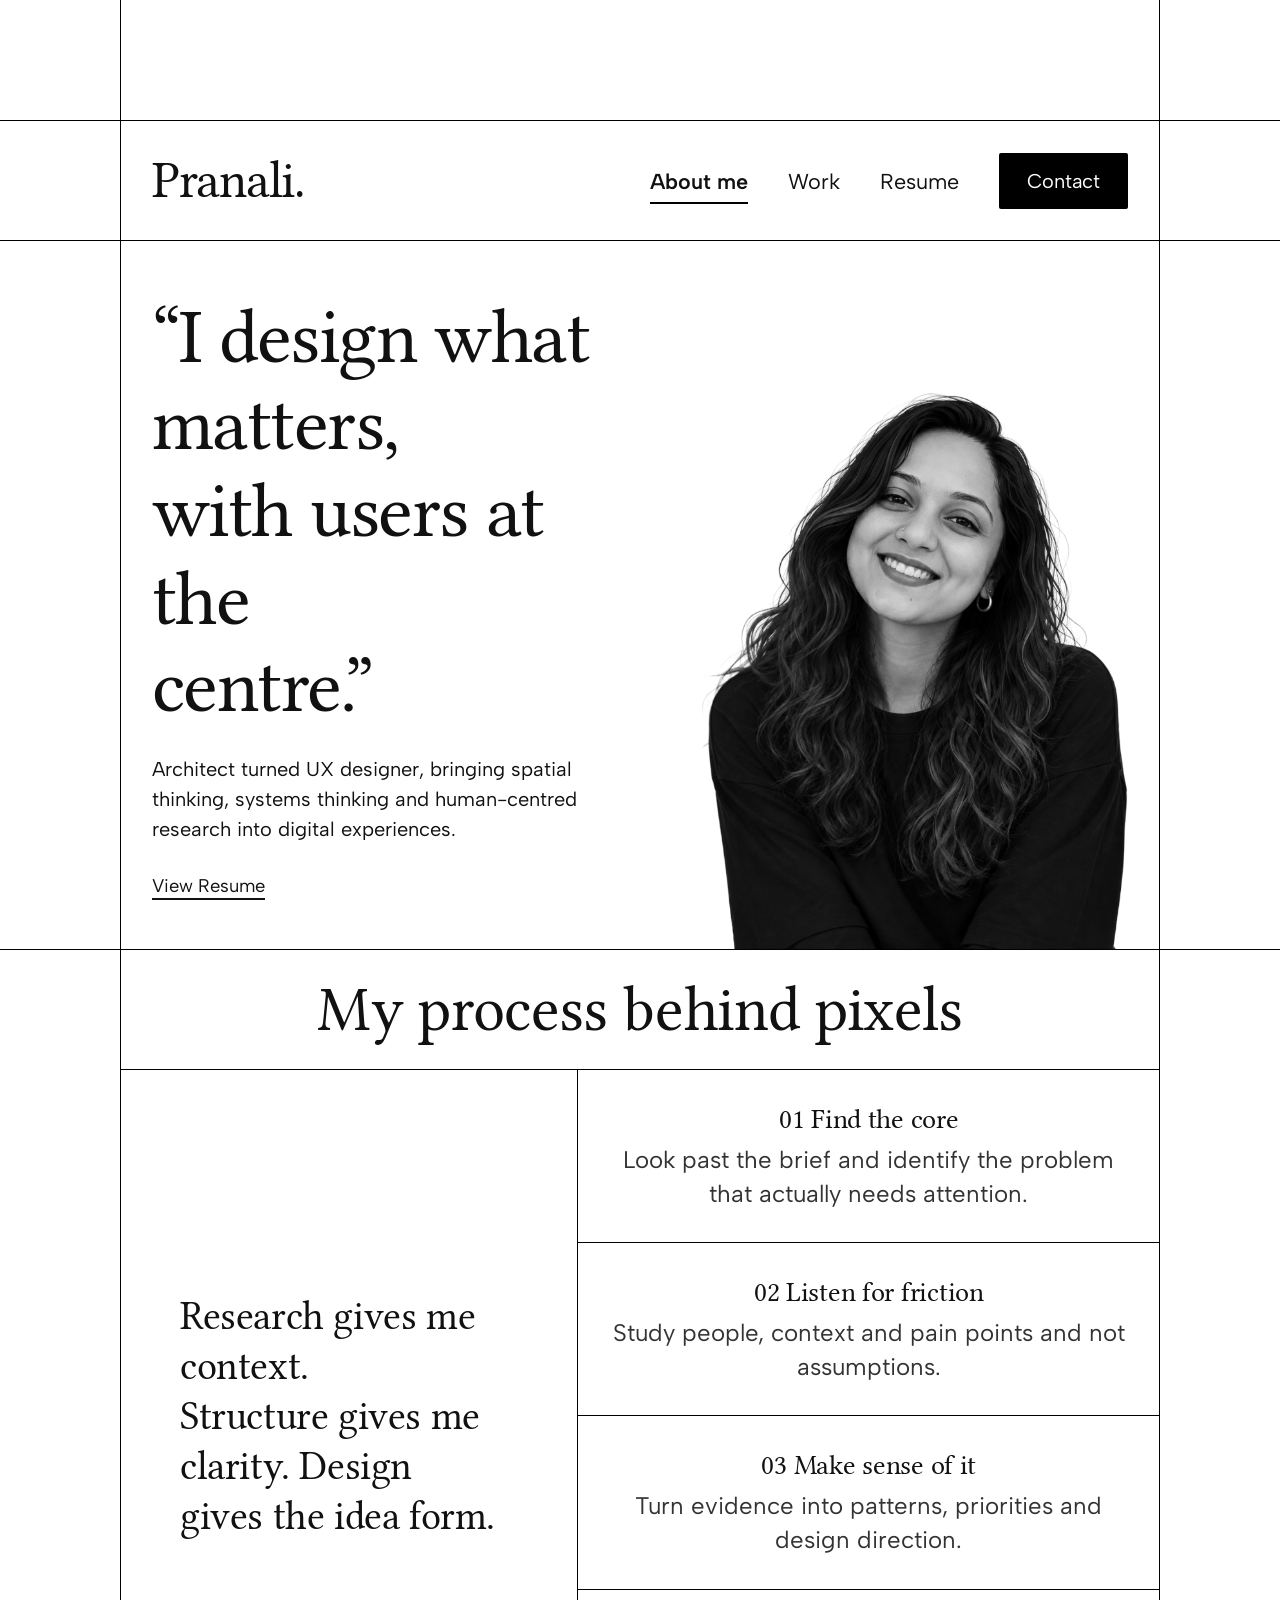
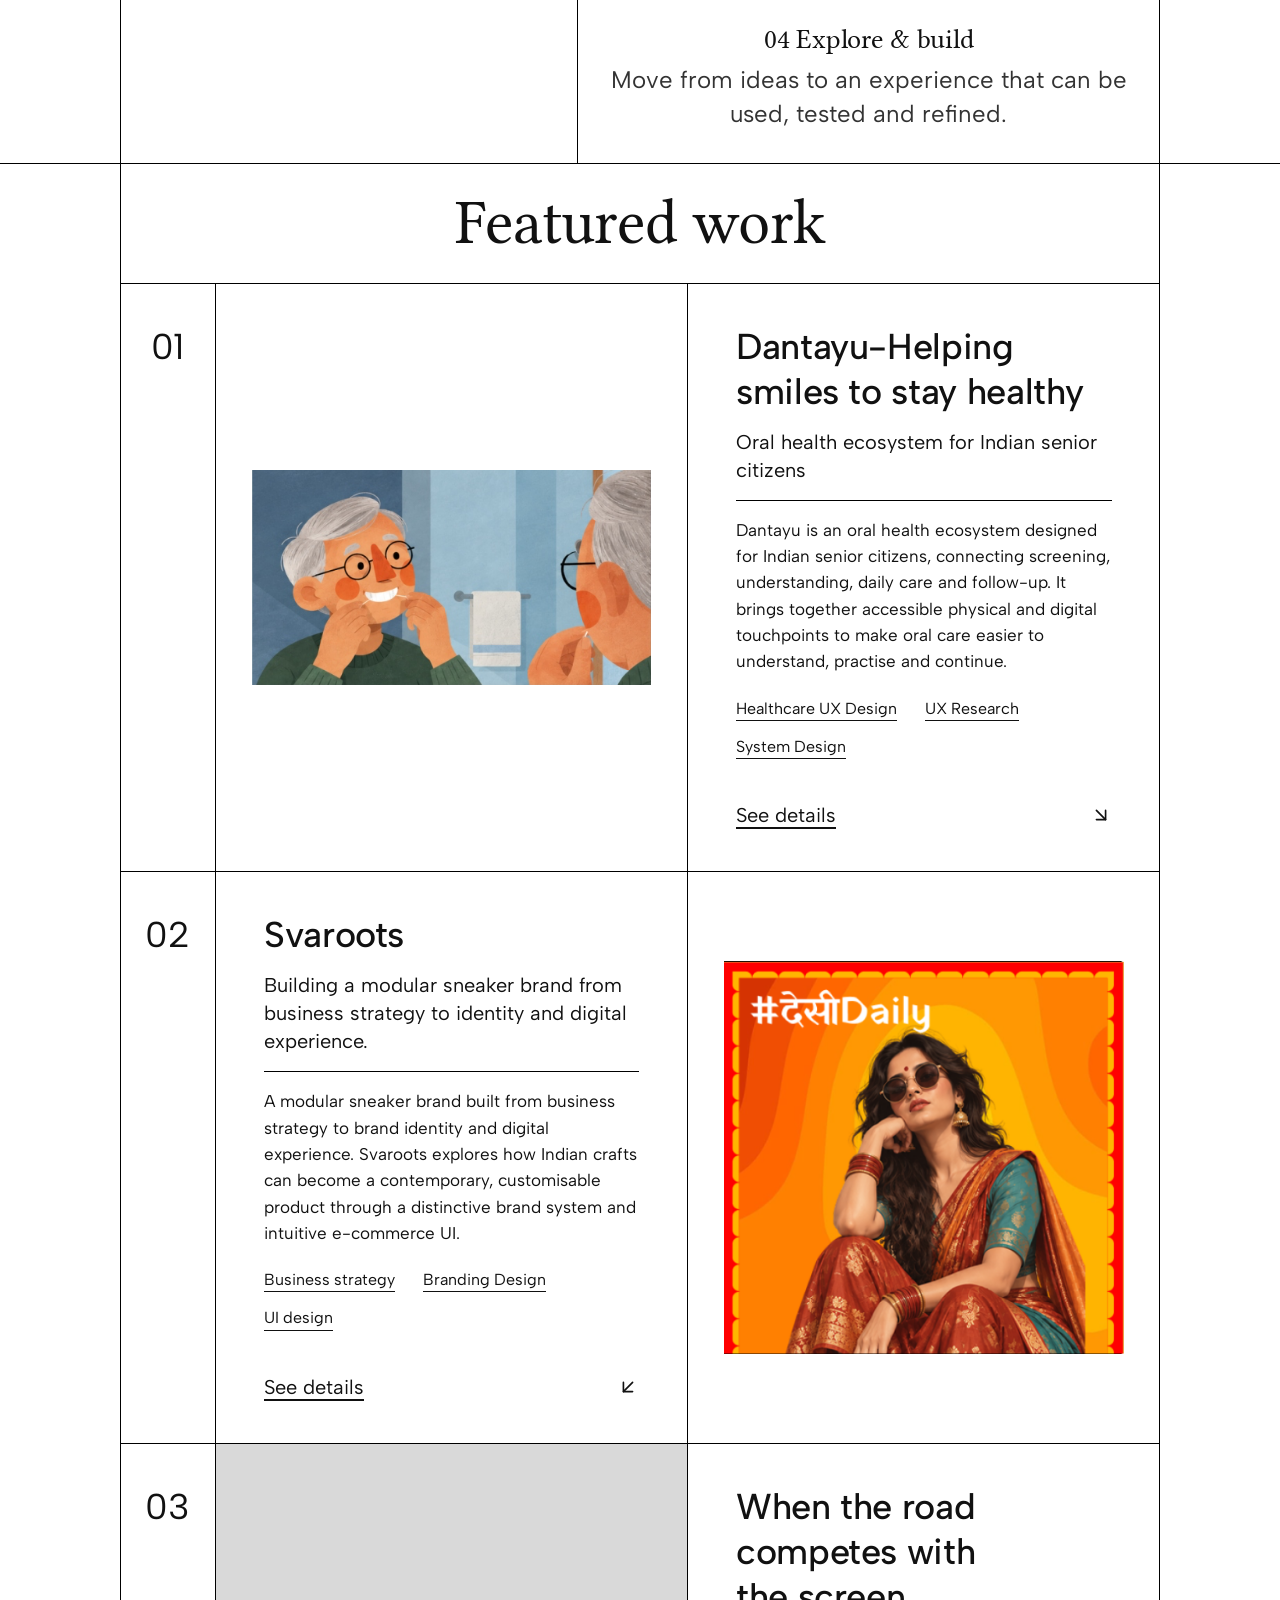
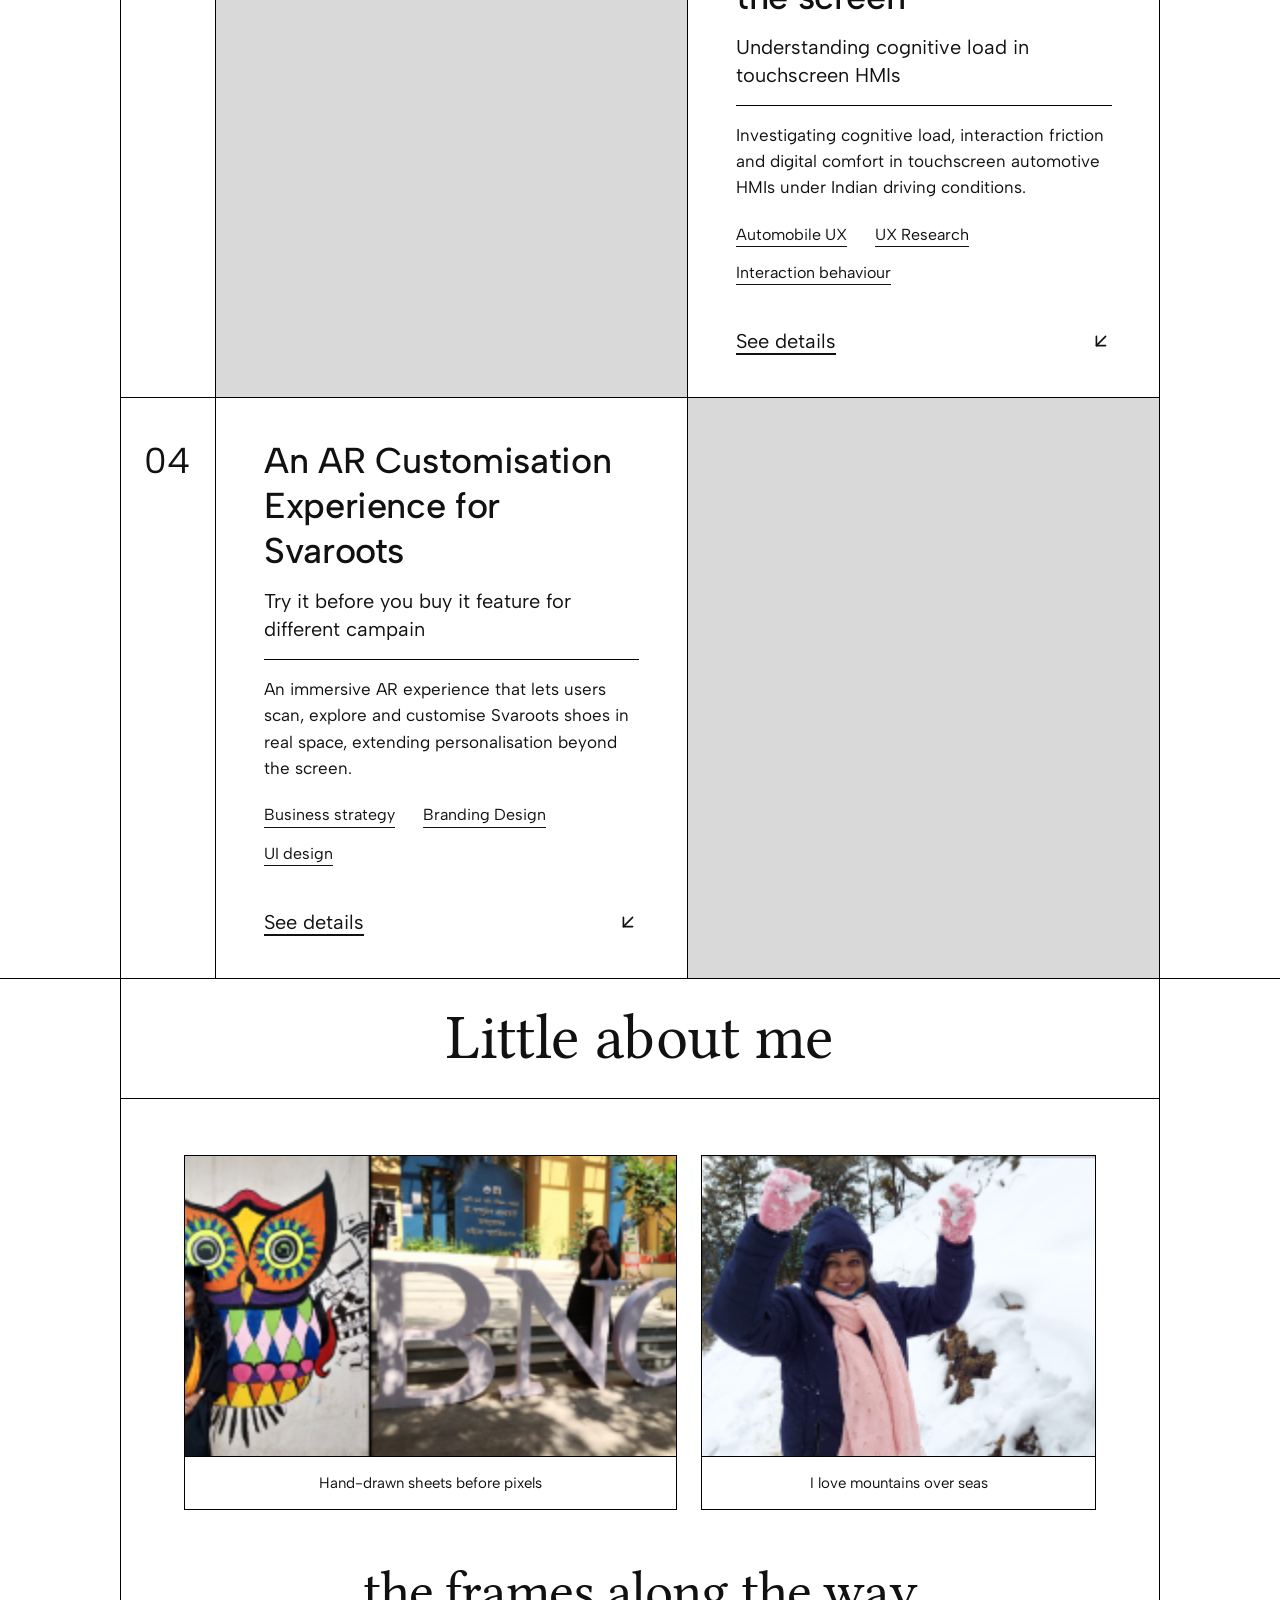
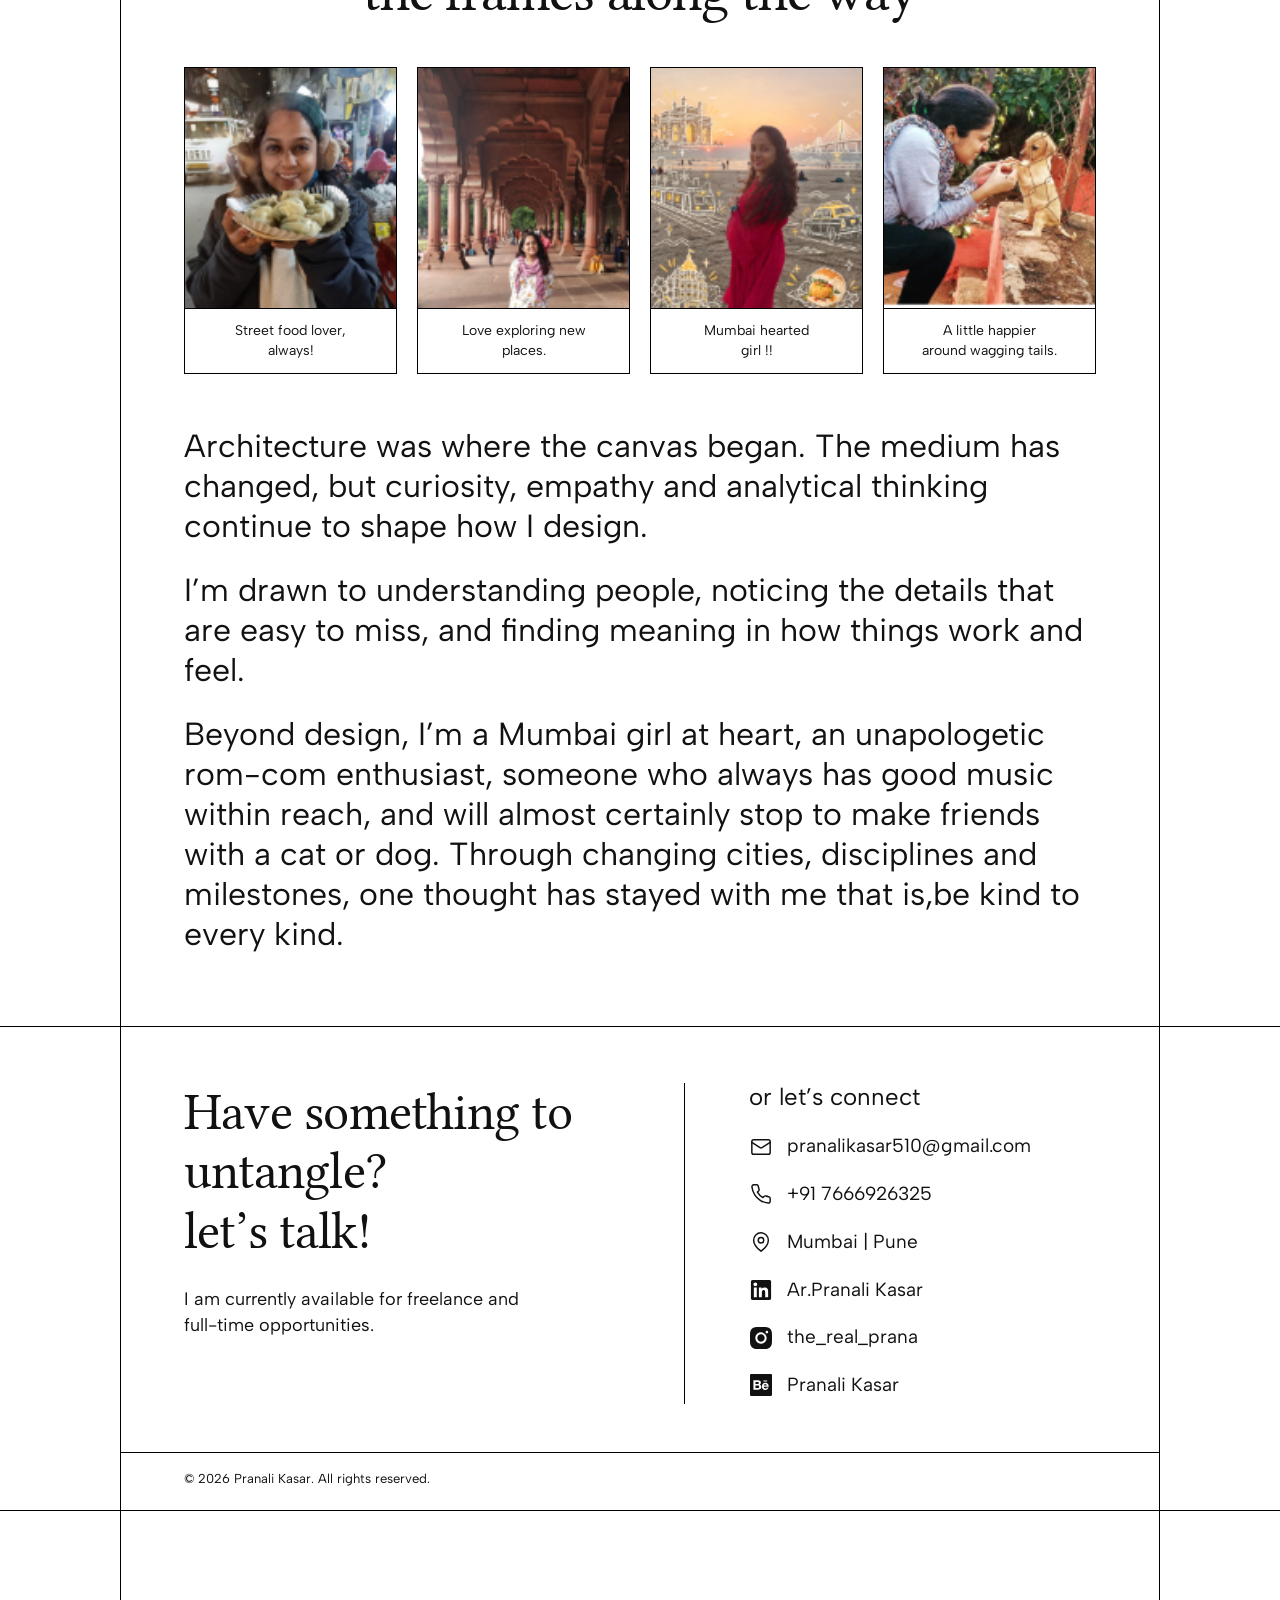
<file: index.html>
<!DOCTYPE html>
<html lang="en">
<head>
  <meta charset="UTF-8">
  <meta name="viewport" content="width=device-width, initial-scale=1.0">
  <title>Pranali Kasar — Architect turned UX Designer</title>
  <meta name="description" content="Portfolio of Pranali Kasar, an Architect turned UX designer bringing spatial thinking, systems thinking and human-centred research into digital experiences.">

  <!-- Favicon -->
  <link rel="icon" href="data:image/svg+xml,<svg xmlns='http://www.w3.org/2000/svg' viewBox='0 0 100 100'><text y='.9em' font-size='90' font-family='serif'>P.</text></svg>">

  <!-- Google Fonts: Libertinus Serif for quotes/highlights & Albert Sans for UI/body -->
  <link rel="preconnect" href="https://fonts.googleapis.com">
  <link rel="preconnect" href="https://fonts.gstatic.com" crossorigin>
  <link href="https://fonts.googleapis.com/css2?family=Albert+Sans:ital,wght@0,300;0,400;0,500;0,600;0,700;1,400&family=Libertinus+Serif:ital,wght@0,400;0,600;0,700;1,400;1,600&family=Space+Mono:ital,wght@0,400;0,700;1,400&display=swap" rel="stylesheet">

  <!-- Stylesheets -->
  <link rel="stylesheet" href="css/style.css?v=5.2">
  <meta http-equiv="Cache-Control" content="no-cache, no-store, must-revalidate">
  <!-- Inline architectural styles for guaranteed instant rendering -->
  <style>
    .arch-frame-container {
      position: relative !important;
      border-left: none !important;
      border-right: none !important;
    }
    .full-page-arch-line-left {
      position: absolute;
      top: 0;
      bottom: 0;
      left: 0;
      width: 1px;
      background-color: #000000;
      pointer-events: none;
      z-index: 150;
    }
    .full-page-arch-line-right {
      position: absolute;
      top: 0;
      bottom: 0;
      right: 0;
      width: 1px;
      background-color: #000000;
      pointer-events: none;
      z-index: 150;
    }
    @media (max-width: 768px) {
      .full-page-arch-line-left,
      .full-page-arch-line-right {
        display: none !important;
      }
    }

    .project-visual.has-placeholder {
      padding: 0 !important;
      background-color: #D9D9D9 !important;
    }
    .project-placeholder-box {
      width: 100%;
      height: 100%;
      min-height: 540px;
      background-color: #D9D9D9;
    }

    /* Horizontal Project Card Tab (Opens flush with card borders) */
    .project-row {
      position: relative !important;
      overflow: hidden !important;
    }
    .project-card-tab {
      position: absolute;
      top: 0;
      bottom: 0;
      left: 96px;
      right: 0;
      background: #FFFFFF;
      z-index: 60;
      border-left: none !important;
      display: flex;
      flex-direction: column;
      transform: translateX(100%);
      opacity: 0;
      visibility: hidden;
      pointer-events: none;
      transition: transform 0.4s cubic-bezier(0.16, 1, 0.3, 1), opacity 0.25s ease, visibility 0.4s ease;
    }
    .project-card-tab:not(.active) {
      display: none !important;
      visibility: hidden !important;
    }
    .project-card-tab.active {
      display: flex !important;
      visibility: visible !important;
      transform: translateX(0);
      opacity: 1;
      pointer-events: auto;
    }
    @media (max-width: 900px) {
      .project-card-tab {
        left: 0;
        border-left: none !important;
      }
    }
    .card-tab-header {
      height: 76px;
      min-height: 76px;
      border-bottom: 1px solid #000000;
      padding: 0 32px;
      display: flex;
      align-items: center;
      justify-content: space-between;
      background: #FAFAFA;
      flex-shrink: 0;
    }
    .card-tab-category {
      font-family: var(--font-mono, monospace);
      font-size: 11px;
      text-transform: uppercase;
      letter-spacing: 0.08em;
      color: #666666;
      display: block;
      margin-bottom: 2px;
    }
    .card-tab-title {
      font-family: var(--font-serif, Georgia, serif);
      font-size: 22px;
      font-weight: 500;
      color: #111111;
      margin: 0;
      line-height: 1.2;
    }
    .card-tab-close-btn {
      display: inline-flex;
      align-items: center;
      gap: 8px;
      padding: 7px 16px;
      border: 1px solid #000000;
      background: #FFFFFF;
      color: #000000;
      font-family: var(--font-sans, sans-serif);
      font-size: 13px;
      font-weight: 500;
      cursor: pointer;
      transition: all 0.2s ease;
      flex-shrink: 0;
    }
    .card-tab-close-btn:hover {
      background: #000000;
      color: #FFFFFF;
    }
    .card-tab-body {
      flex: 1 1 auto;
      overflow-y: auto;
      padding: 28px 32px;
      display: grid;
      grid-template-columns: 1fr 1fr;
      gap: 36px;
      background: #FFFFFF;
    }
    @media (max-width: 768px) {
      .card-tab-body {
        grid-template-columns: 1fr;
        gap: 20px;
        padding: 20px 16px;
      }
    }
    .card-tab-stats-grid {
      display: grid;
      grid-template-columns: repeat(3, 1fr);
      gap: 10px;
      margin-bottom: 22px;
    }
    .card-tab-stats-grid .stat-box {
      border: 1px solid #000000;
      background: #FFFFFF;
      padding: 12px 10px;
      text-align: center;
    }
    .card-tab-stats-grid .stat-value {
      font-family: var(--font-serif, Georgia, serif);
      font-size: 24px;
      font-weight: 600;
      color: #111111;
      line-height: 1.1;
    }
    .card-tab-stats-grid .stat-label {
      font-family: var(--font-mono, monospace);
      font-size: 10px;
      text-transform: uppercase;
      color: #666666;
      margin-top: 4px;
      letter-spacing: 0.04em;
    }
    .card-tab-section {
      margin-bottom: 18px;
    }
    .card-tab-section:last-child {
      margin-bottom: 0;
    }
    .card-tab-section h4 {
      font-family: var(--font-serif, Georgia, serif);
      font-size: 16px;
      font-weight: 600;
      color: #111111;
      margin: 0 0 6px 0;
      border-bottom: 1px solid #000000;
      padding-bottom: 4px;
    }
    .card-tab-section p {
      font-family: var(--font-sans, sans-serif);
      font-size: 13.5px;
      line-height: 1.6;
      color: #333333;
      margin: 0;
    }
    /* Editorial CTA Button */
    .card-tab-cta-wrap {
      margin-top: 24px;
      padding-top: 16px;
      border-top: 1px solid #000000;
      display: flex;
      align-items: center;
      justify-content: flex-start;
    }
    .card-tab-behance-btn {
      display: inline-flex;
      align-items: center;
      gap: 10px;
      padding: 11px 22px;
      background-color: #000000;
      color: #FFFFFF;
      border: 1px solid #000000;
      font-family: var(--font-sans, 'Albert Sans', -apple-system, sans-serif);
      font-size: 13.5px;
      font-weight: 500;
      text-decoration: none;
      border-radius: 2px;
      letter-spacing: -0.01em;
      cursor: pointer;
      transition: all 0.2s ease;
    }
    .card-tab-behance-btn:hover {
      background-color: #FFFFFF;
      color: #000000;
      transform: translateY(-1px);
    }
    .card-tab-behance-btn .cta-arrow {
      font-size: 14px;
      line-height: 1;
      display: inline-block;
      transition: transform 0.2s ease;
    }
    .card-tab-behance-btn:hover .cta-arrow {
      transform: translate(2px, -2px);
    }

    /* Work section border fix to prevent duplicate 2px/3px line above Little about me */
    .work-section {
      border-bottom: none !important;
    }
    .work-section .project-row:last-of-type,
    #project-04 {
      border-bottom: none !important;
    }

    /* Section 4: Little about me & the frames along the way */
    .about-section {
      border-bottom: none !important;
      background-color: var(--bg-primary, #FFFFFF);
      position: relative;
      width: 100%;
    }
    .about-header-banner {
      height: 120px;
      min-height: 120px;
      max-height: 120px;
      display: flex;
      align-items: center;
      justify-content: center;
      text-align: center;
      border-bottom: 1px solid #000000;
      padding: 0 24px;
      box-sizing: border-box;
      flex-shrink: 0;
    }
    .about-header-banner h2 {
      font-family: var(--font-serif, 'Libertinus Serif', Georgia, serif);
      font-size: 64px;
      font-weight: 400;
      letter-spacing: -0.01em;
      color: #111111;
      margin: 0;
      line-height: 1;
      text-align: center;
    }
    /* Spread content across the full frame container with clean 64px margins */
    .about-inner-container {
      width: 100%;
      max-width: 100%;
      margin: 0;
      padding: 56px 64px 72px 64px;
      box-sizing: border-box;
    }
    /* Row 1: 2 Polaroids */
    .about-polaroid-row-1 {
      display: grid;
      grid-template-columns: 1.25fr 1fr;
      gap: 24px;
      margin-bottom: 52px;
      width: 100%;
    }
    .about-polaroid-row-1 .polaroid-img-wrapper {
      height: 300px;
    }
    /* The frames along the way title */
    .about-subheading {
      font-family: var(--font-serif, 'Libertinus Serif', Georgia, serif);
      font-size: 56px;
      font-weight: 400;
      letter-spacing: -0.02em;
      color: #111111;
      text-align: center;
      margin: 0 0 44px 0;
      line-height: 1.1;
    }
    /* Row 2: 4 Polaroids */
    .about-polaroid-row-2 {
      display: grid;
      grid-template-columns: repeat(4, 1fr);
      gap: 20px;
      margin-bottom: 52px;
      width: 100%;
    }
    .about-polaroid-row-2 .polaroid-img-wrapper {
      height: 240px;
    }
    /* Polaroid Card Common Styling */
    .polaroid-card {
      border: 1px solid #000000;
      background: #FFFFFF;
      display: flex;
      flex-direction: column;
      overflow: hidden;
      box-shadow: none;
    }
    .polaroid-img-wrapper {
      width: 100%;
      overflow: hidden;
      background: #F4F4F5;
      display: flex;
    }
    .polaroid-img-wrapper img {
      width: 100%;
      height: 100%;
      object-fit: cover;
      display: block;
    }
    .polaroid-caption {
      border-top: 1px solid #000000;
      background: #FFFFFF;
      text-align: center;
      color: #111111;
      font-family: var(--font-sans, 'Albert Sans', -apple-system, sans-serif);
      display: flex;
      align-items: center;
      justify-content: center;
    }
    .about-polaroid-row-1 .polaroid-caption {
      font-size: 15px;
      padding: 14px 18px;
      min-height: 48px;
      font-weight: 400;
      box-sizing: border-box;
      white-space: normal;
      text-align: center;
    }
    .about-polaroid-row-2 .polaroid-caption {
      font-size: 14px;
      line-height: 1.4;
      padding: 12px 10px;
      min-height: 56px;
      font-weight: 400;
      box-sizing: border-box;
    }
    /* Narrative Bio Text */
    .about-bio-text {
      display: flex;
      flex-direction: column;
      gap: 24px;
      width: 100%;
      margin-top: 8px;
    }
    .about-bio-text p {
      font-family: var(--font-sans, 'Albert Sans', -apple-system, sans-serif);
      font-size: 32px;
      line-height: 40px;
      color: #111111;
      margin: 0;
      text-align: left;
    }
    @media (max-width: 1024px) {
      .about-header-banner {
        height: auto;
        min-height: 72px;
        padding: 20px 24px;
      }
      .about-header-banner h2 {
        font-size: 40px;
      }
      .about-inner-container {
        padding: 40px 36px 56px 36px;
      }
      .about-subheading {
        font-size: 44px;
      }
      .about-polaroid-row-1 .polaroid-img-wrapper {
        height: 240px;
      }
      .about-polaroid-row-2 .polaroid-img-wrapper {
        height: 200px;
      }
      .about-bio-text p {
        font-size: 26px;
        line-height: 34px;
      }
    }
    @media (max-width: 768px) {
      .about-header-banner {
        height: auto;
        min-height: 64px;
        padding: 16px 20px;
      }
      .about-header-banner h2 {
        font-size: 26px;
      }
      .about-inner-container {
        padding: 32px 20px 44px 20px;
      }
      .about-polaroid-row-1 {
        grid-template-columns: 1fr;
        gap: 16px;
      }
      .about-polaroid-row-1 .polaroid-img-wrapper {
        height: 220px;
      }
      .about-subheading {
        font-size: 36px;
      }
      .about-polaroid-row-2 {
        grid-template-columns: repeat(2, 1fr);
        gap: 14px;
      }
      .about-polaroid-row-2 .polaroid-img-wrapper {
        height: 180px;
      }
      .about-bio-text p {
        font-size: 20px;
        line-height: 28px;
      }
    }
    @media (max-width: 500px) {
      .about-polaroid-row-2 {
        grid-template-columns: 1fr;
      }
    }

    /* Section 5: Footer / Contact (Figma Design) */
    .site-footer {
      padding: 0 !important;
      background-color: var(--bg-primary, #FFFFFF);
      position: relative;
      width: 100%;
      border-bottom: none !important;
    }
    .footer-main-grid {
      display: grid;
      grid-template-columns: 1.25fr 1px 1fr;
      padding: 56px 64px 48px 64px;
      box-sizing: border-box;
      gap: 56px;
      align-items: stretch;
    }
    .footer-left-col {
      display: flex;
      flex-direction: column;
      justify-content: flex-start;
    }
    .footer-left-col .footer-heading {
      font-family: var(--font-serif, 'Libertinus Serif', Georgia, serif);
      font-size: 52px;
      font-weight: 400;
      line-height: 1.15;
      letter-spacing: -0.015em;
      color: #111111;
      margin: 0 0 24px 0;
    }
    .footer-left-col .footer-subtext {
      font-family: var(--font-sans, 'Albert Sans', -apple-system, sans-serif);
      font-size: 18px;
      line-height: 1.45;
      color: #111111;
      margin: 0;
      max-width: 480px;
    }
    .footer-vertical-divider {
      width: 1px;
      background-color: #000000;
      align-self: stretch;
    }
    .footer-right-col {
      display: flex;
      flex-direction: column;
      padding-left: 8px;
    }
    .footer-connect-title {
      font-family: var(--font-sans, 'Albert Sans', -apple-system, sans-serif);
      font-size: 24px;
      font-weight: 400;
      color: #111111;
      margin: 0 0 20px 0;
      line-height: 1.2;
    }
    .footer-contact-list {
      list-style: none;
      padding: 0;
      margin: 0;
      display: flex;
      flex-direction: column;
      gap: 14px;
    }
    .footer-contact-item {
      display: inline-flex;
      align-items: center;
      gap: 14px;
      font-family: var(--font-sans, 'Albert Sans', -apple-system, sans-serif);
      font-size: 19px;
      font-weight: 400;
      color: #111111;
      text-decoration: none;
      transition: opacity 0.2s ease, transform 0.2s ease;
    }
    .footer-contact-item:not(.static):hover {
      opacity: 0.6;
      transform: translateX(2px);
    }
    .contact-icon {
      display: inline-flex;
      align-items: center;
      justify-content: center;
      width: 24px;
      height: 24px;
      flex-shrink: 0;
      color: #111111;
    }
    .footer-divider-line {
      width: 100%;
      height: 1px;
      background-color: #000000;
    }
    .footer-bottom-bar {
      padding: 16px 64px 20px 64px;
      font-family: var(--font-sans, 'Albert Sans', -apple-system, sans-serif);
      font-size: 13px;
      color: #111111;
      display: flex;
      align-items: center;
      justify-content: flex-start;
      box-sizing: border-box;
      border-top: none;
    }
    @media (max-width: 900px) {
      .footer-main-grid {
        grid-template-columns: 1fr;
        gap: 36px;
        padding: 40px 28px 36px 28px;
      }
      .footer-vertical-divider {
        width: 100%;
        height: 1px;
      }
      .footer-right-col {
        padding-left: 0;
      }
      .footer-left-col .footer-heading {
        font-size: 40px;
      }
      .footer-left-col .footer-subtext {
        font-size: 16px;
      }
      .footer-contact-item {
        font-size: 17px;
      }
      .footer-bottom-bar {
        padding: 14px 28px;
      }
    }
    @media (max-width: 600px) {
      .footer-left-col .footer-heading {
        font-size: 32px;
      }
      .footer-contact-item {
        font-size: 15px;
        gap: 10px;
      }
    }
  </style>
</head>
<body>

  <!-- Architectural Frame Wrapper -->
  <div class="arch-frame-container" id="top">

    <!-- Continuous Vertical Architectural Lines running till the end of page -->
    <div class="full-page-arch-line-left"></div>
    <div class="full-page-arch-line-right"></div>

    <!-- Top architectural spacer extending beyond header -->
    <div class="top-arch-spacer"></div>

    <!-- Architectural horizontal ruler line above header -->
    <div class="ruler-line"></div>

    <!-- Navigation Header -->
    <header class="site-header">
      <a href="index.html" class="brand-logo" aria-label="Pranali Kasar Home">
        Pranali<span class="dot">.</span>
      </a>

      <!-- Mobile Navigation Hamburger Toggle -->
      <button class="mobile-toggle" id="mobileToggle" aria-label="Toggle navigation menu">
        <span></span>
        <span></span>
        <span></span>
      </button>

      <!-- Navigation Links -->
      <nav class="nav-links" id="navLinks">
        <a href="#about" class="nav-item">About me</a>
        <a href="#work" class="nav-item">Work</a>
        <a href="resume.html" class="nav-item">Resume</a>
        <a href="#contact" class="contact-btn trigger-contact">Contact</a>
      </nav>
    </header>

    <!-- Hero Section (Figma Node 52-52) -->
    <section class="hero-section" id="hero">
      <div class="hero-content">
        <h1 class="hero-quote">
          “I design what matters,<br>
          with users at the<br>
          centre.”
        </h1>

        <p class="hero-description">
          Architect turned UX designer, bringing spatial thinking, systems thinking and human-centred research into digital experiences.
        </p>

        <a href="resume.html" class="hero-resume-link">
          View Resume
        </a>
      </div>

      <div class="hero-image-wrapper">
        <img 
          src="assets/images/pranali.png" 
          alt="Pranali Kasar smiling portrait" 
          class="hero-portrait"
          loading="eager"
        >
      </div>
    </section>

    <!-- Architectural horizontal ruler line below hero -->
    <div class="ruler-line"></div>

    <!-- Section 2: My process behind pixels (Figma Node 52-52) -->
    <section class="process-section" id="process">
      <div class="process-header-banner">
        <h2>My process behind pixels</h2>
      </div>

      <div class="process-grid-layout">
        <!-- Left: Core Philosophy Statement -->
        <div class="process-quote-col">
          <p class="process-quote">
            Research gives me context.<br class="desktop-br">
            Structure gives me clarity. Design<br class="desktop-br">
            gives the idea form.
          </p>
        </div>

        <!-- Right: 4-Step Methodology Matrix -->
        <div class="process-steps-col">
          <div class="process-step-row">
            <h3 class="step-title">01 Find the core</h3>
            <p class="step-desc">Look past the brief and identify the problem that actually needs attention.</p>
          </div>

          <div class="process-step-row">
            <h3 class="step-title">02 Listen for friction</h3>
            <p class="step-desc">Study people, context and pain points and not assumptions.</p>
          </div>

          <div class="process-step-row">
            <h3 class="step-title">03 Make sense of it</h3>
            <p class="step-desc">Turn evidence into patterns, priorities and design direction.</p>
          </div>

          <div class="process-step-row">
            <h3 class="step-title">04 Explore & build</h3>
            <p class="step-desc">Move from ideas to an experience that can be used, tested and refined.</p>
          </div>
        </div>
      </div>
    </section>

    <!-- Architectural horizontal ruler line -->
    <div class="ruler-line"></div>

    <!-- Section 3: Featured Work (Case Studies) -->
    <section class="work-section" id="work">
      <div class="section-header-banner">
        <h2>Featured work</h2>
      </div>

      <!-- Project 01: Dantayu -->
      <article class="project-row" id="project-01">
        <div class="project-number-col">
          <span class="project-index">01</span>
        </div>
        <div class="project-visual">
          <div class="project-mockup-frame">
            <img src="assets/images/dantayu-hero.png" alt="Dantayu: Helping Smiles to Stay Healthy UX Case Study Mockup">
          </div>
        </div>
        <div class="project-info">
          <div class="project-header-group">
            <h3 class="project-title">Dantayu-Helping smiles to stay healthy</h3>
            <p class="project-subtitle">Oral health ecosystem for Indian senior citizens</p>
          </div>
          <p class="project-description">
            Dantayu is an oral health ecosystem designed for Indian senior citizens, connecting screening, understanding, daily care and follow-up. It brings together accessible physical and digital touchpoints to make oral care easier to understand, practise and continue.
          </p>
          <div class="project-tags">
            <span class="project-tag">Healthcare UX Design</span>
            <span class="project-tag">UX Research</span>
            <span class="project-tag">System Design</span>
          </div>
          <div class="project-action-row">
            <a href="#" class="case-study-btn" data-project="01" aria-label="See details for Dantayu case study">
              <span class="case-study-btn-text">See details</span>
              <span class="case-study-arrow" aria-hidden="true">
                <svg width="22" height="22" viewBox="0 0 24 24" fill="none" stroke="currentColor" stroke-width="1.8" stroke-linecap="round" stroke-linejoin="round">
                  <line x1="7" y1="7" x2="17" y2="17"></line>
                  <polyline points="7 17 17 17 17 7"></polyline>
                </svg>
              </span>
            </a>
          </div>
        </div>

        <!-- Figma Project Description Card (Opens flush with card borders) -->
        <div class="project-card-tab project-detail-card-view" id="tab-01" aria-hidden="true">
          <!-- Floating Architectural Close Button -->
          <button class="card-tab-close-btn pdc-close-btn" data-close="01" aria-label="Close project description">
            <span>Close</span> <span class="close-icon">✕</span>
          </button>

          <div class="pdc-container">
            <!-- Row 1: Top Hero Section -->
            <div class="pdc-hero-row">
              <div class="pdc-hero-left">
                <div class="pdc-category">01 &nbsp;/&nbsp; HEALTHCARE &nbsp;•&nbsp; UX DESIGN</div>
                <h2 class="pdc-brand-title">Dantayu</h2>
                <h3 class="pdc-subtitle">Helping Smiles<br>to Stay Healthy</h3>
                <p class="pdc-lead-desc">
                  A preventive oral healthcare ecosystem designed to make dental care more accessible, understandable, and approachable for older adults.
                </p>
              </div>
              <div class="pdc-hero-right">
                <img src="assets/images/dantayu-hero.png" alt="Dantayu illustration: Elderly man flossing in mirror" class="pdc-hero-img">
              </div>
            </div>

            <!-- Row 2: 4 Pillars Architectural Grid -->
            <div class="pdc-pillars-row">
              <div class="pdc-pillar-col">
                <div class="pdc-pillar-num">01 <span class="pdc-num-line" aria-hidden="true"></span></div>
                <h4 class="pdc-pillar-title">overview</h4>
                <p class="pdc-pillar-text">
                  An integrated ecosystem to support preventive oral healthcare for adults aged 50–65 through accessible screening, guidance and ongoing community support.
                </p>
              </div>
              <div class="pdc-pillar-col">
                <div class="pdc-pillar-num">02 <span class="pdc-num-line" aria-hidden="true"></span></div>
                <h4 class="pdc-pillar-title">challenge</h4>
                <p class="pdc-pillar-text">
                  Many older adults face limited awareness, difficulty understanding dental information, and barriers in accessing timely preventive care.
                </p>
              </div>
              <div class="pdc-pillar-col">
                <div class="pdc-pillar-num">03 <span class="pdc-num-line" aria-hidden="true"></span></div>
                <h4 class="pdc-pillar-title">approach</h4>
                <p class="pdc-pillar-text">
                  User research, service design and UX design to create a simple, trustworthy and supportive experience tailored to the needs of older adults.
                </p>
              </div>
              <div class="pdc-pillar-col">
                <div class="pdc-pillar-num">04 <span class="pdc-num-line" aria-hidden="true"></span></div>
                <h4 class="pdc-pillar-title">outcome</h4>
                <p class="pdc-pillar-text">
                  A connected ecosystem with a smart dental kiosk, companion app and community support to make preventive care easier, more approachable and consistent.
                </p>
              </div>
            </div>


            <!-- Row 4: Bottom Behance CTA Bar -->
            <div class="pdc-footer-row">
              <div class="pdc-footer-left">
                <h5 class="pdc-footer-prompt">Curious about the thinking behind Dantayu?</h5>
                <p class="pdc-footer-sub">Explore the research, design decisions and complete solution on Behance.</p>
              </div>
              <div class="pdc-footer-right">
                <a href="https://www.behance.net/gallery/256158987/Dantaayu-Helping-Smiles-to-Stay-Healthy" target="_blank" rel="noopener noreferrer" class="pdc-behance-link" aria-label="View full case study for Dantayu on Behance">
                  <span>view full case study on behance</span>
                  <span class="pdc-arrow" aria-hidden="true">&#x2197;</span>
                </a>
              </div>
            </div>
          </div>
        </div>
      </article>

      <!-- Project 02: Svaroots (Content on Left, Image on Right) -->
      <article class="project-row reverse" id="project-02">
        <div class="project-number-col">
          <span class="project-index">02</span>
        </div>
        <div class="project-info">
          <div class="project-header-group">
            <h3 class="project-title">Svaroots</h3>
            <p class="project-subtitle">Building a modular sneaker brand from business strategy to identity and digital experience.</p>
          </div>
          <p class="project-description">
            A modular sneaker brand built from business strategy to brand identity and digital experience. Svaroots explores how Indian crafts can become a contemporary, customisable product through a distinctive brand system and intuitive e-commerce UI.
          </p>
          <div class="project-tags">
            <span class="project-tag">Business strategy</span>
            <span class="project-tag">Branding Design</span>
            <span class="project-tag">UI design</span>
          </div>
          <div class="project-action-row">
            <a href="#" class="case-study-btn" data-project="02" aria-label="See details for Svaroots case study">
              <span class="case-study-btn-text">See details</span>
              <span class="case-study-arrow" aria-hidden="true">
                <svg width="22" height="22" viewBox="0 0 24 24" fill="none" stroke="currentColor" stroke-width="1.8" stroke-linecap="round" stroke-linejoin="round">
                  <line x1="17" y1="7" x2="7" y2="17"></line>
                  <polyline points="17 17 7 17 7 7"></polyline>
                </svg>
              </span>
            </a>
          </div>
        </div>
        <div class="project-visual">
          <div class="project-mockup-frame">
            <img src="assets/images/project-svaroots.png" alt="Svaroots: Building a modular sneaker brand from business strategy to identity and digital experience">
          </div>
        </div>

        <!-- Inline Horizontal Case Study Tab (Opens flush with card borders) -->
        <div class="project-card-tab" id="tab-02" aria-hidden="true">
          <div class="card-tab-header">
            <div class="card-tab-header-info">
              <span class="card-tab-category">02 / Business Strategy • Branding Design • UI Design</span>
              <h3 class="card-tab-title">Svaroots — Modular Sneaker Brand &amp; Digital Experience</h3>
            </div>
            <button class="card-tab-close-btn" data-close="02" aria-label="Close case study tab">
              <span>Close</span> <span class="close-icon">✕</span>
            </button>
          </div>
          <div class="card-tab-body">
            <div class="card-tab-col">
              <div class="card-tab-stats-grid">
                <div class="stat-box"><div class="stat-value">+32%</div><div class="stat-label">Conversion Rate</div></div>
                <div class="stat-box"><div class="stat-value">4.6 ★</div><div class="stat-label">Customization Flow</div></div>
                <div class="stat-box"><div class="stat-value">78%</div><div class="stat-label">Craft Adoption</div></div>
              </div>
              <div class="card-tab-section">
                <h4>The Challenge &amp; Context</h4>
                <p>Traditional Indian artisanal footwear struggled to reach contemporary urban sneakerheads due to rigid sizing, non-modular construction, and disconnected digital buying experiences.</p>
              </div>
            </div>
            <div class="card-tab-col">
              <div class="card-tab-section">
                <h4>User Research &amp; Insights</h4>
                <p>Conducted field ethnography across craft clusters in Rajasthan and usability sessions with urban Gen-Z sneaker collectors. Identified deep interest in heritage Indian embroidery when paired with modern modular sole aesthetics.</p>
              </div>
              <div class="card-tab-section">
                <h4>UX Strategy &amp; System Design</h4>
                <p>Built an end-to-end digital experience: designed a modular sneaker 3D customization configurator, distinctive typographic identity, and seamless e-commerce journey celebrating artisan provenance.</p>
              </div>
              <div class="card-tab-section">
                <h4>Measurable Outcomes</h4>
                <p>Achieved +32% checkout completion, validated modular sneaker customizer with over 2,000 beta sessions, and created a scalable design system for craft-driven lifestyle brands.</p>
              </div>
              <div class="card-tab-cta-wrap">
                <a href="https://www.behance.net/arpranalikasar" target="_blank" rel="noopener noreferrer" class="card-tab-behance-btn" id="behance-link-02" aria-label="View full story on Behance">
                  <span>View full story on Behance</span>
                  <span class="cta-arrow" aria-hidden="true">&#x2197;</span>
                </a>
              </div>
            </div>
          </div>
        </div>
      </article>

      <!-- Project 03: Automobile UX Cognitive Load -->
      <article class="project-row" id="project-03">
        <div class="project-number-col">
          <span class="project-index">03</span>
        </div>
        <div class="project-visual has-placeholder">
          <div class="project-placeholder-box" aria-label="Project visual coming soon"></div>
        </div>
        <div class="project-info">
          <div class="project-header-group">
            <h3 class="project-title">When the road competes with<br>the screen</h3>
            <p class="project-subtitle">Understanding cognitive load in touchscreen HMIs</p>
          </div>
          <p class="project-description">
            Investigating cognitive load, interaction friction and digital comfort in touchscreen automotive HMIs under Indian driving conditions.
          </p>
          <div class="project-tags">
            <span class="project-tag">Automobile UX</span>
            <span class="project-tag">UX Research</span>
            <span class="project-tag">Interaction behaviour</span>
          </div>
          <div class="project-action-row">
            <a href="#" class="case-study-btn" data-project="03" aria-label="See details for Touchscreen HMIs case study">
              <span class="case-study-btn-text">See details</span>
              <span class="case-study-arrow" aria-hidden="true">
                <svg width="22" height="22" viewBox="0 0 24 24" fill="none" stroke="currentColor" stroke-width="1.8" stroke-linecap="round" stroke-linejoin="round">
                  <line x1="17" y1="7" x2="7" y2="17"></line>
                  <polyline points="17 17 7 17 7 7"></polyline>
                </svg>
              </span>
            </a>
          </div>
        </div>

        <!-- Inline Horizontal Case Study Tab (Opens flush with card borders) -->
        <div class="project-card-tab" id="tab-03" aria-hidden="true">
          <div class="card-tab-header">
            <div class="card-tab-header-info">
              <span class="card-tab-category">03 / Automobile UX • UX Research • Interaction Behaviour</span>
              <h3 class="card-tab-title">When the Road Competes with the Screen</h3>
            </div>
            <button class="card-tab-close-btn" data-close="03" aria-label="Close case study tab">
              <span>Close</span> <span class="close-icon">✕</span>
            </button>
          </div>
          <div class="card-tab-body">
            <div class="card-tab-col">
              <div class="card-tab-stats-grid">
                <div class="stat-box"><div class="stat-value">-38%</div><div class="stat-label">Eyes-off-Road Time</div></div>
                <div class="stat-box"><div class="stat-value">+44%</div><div class="stat-label">Task Completion</div></div>
                <div class="stat-box"><div class="stat-value">91%</div><div class="stat-label">Cognitive Comfort</div></div>
              </div>
              <div class="card-tab-section">
                <h4>The Challenge &amp; Context</h4>
                <p>Increasing touchscreen screen sizes in modern vehicle dashboards cause dangerous cognitive overload, driver distraction, and interaction friction under chaotic Indian driving traffic.</p>
              </div>
            </div>
            <div class="card-tab-col">
              <div class="card-tab-section">
                <h4>User Research &amp; Insights</h4>
                <p>Conducted in-vehicle ethnographic drive-alongs, eye-tracking gaze analysis, and cognitive load tests across city commutes, monsoon conditions, and nighttime highway drives.</p>
              </div>
              <div class="card-tab-section">
                <h4>UX Strategy &amp; System Design</h4>
                <p>Developed an ergonomic HMI framework: prioritized glanceable tactile micro-gestures, dynamic contextual widgets that adjust to speed, and calm visual typography minimizing cognitive distraction.</p>
              </div>
              <div class="card-tab-section">
                <h4>Measurable Outcomes</h4>
                <p>Validated through road trials: eyes-off-road duration dropped by 38%, critical climate/media task completion speed improved by 44%, and drivers reported significantly higher spatial confidence.</p>
              </div>
              <div class="card-tab-cta-wrap">
                <a href="https://www.behance.net/arpranalikasar" target="_blank" rel="noopener noreferrer" class="card-tab-behance-btn" id="behance-link-03" aria-label="View full story on Behance">
                  <span>View full story on Behance</span>
                  <span class="cta-arrow" aria-hidden="true">&#x2197;</span>
                </a>
              </div>
            </div>
          </div>
        </div>
      </article>

      <!-- Project 04: AR Customisation for Svaroots (Content on Left, Image on Right) -->
      <article class="project-row reverse" id="project-04">
        <div class="project-number-col">
          <span class="project-index">04</span>
        </div>
        <div class="project-info">
          <div class="project-header-group">
            <h3 class="project-title">An AR Customisation<br>Experience for Svaroots</h3>
            <p class="project-subtitle">Try it before you buy it feature for different campain</p>
          </div>
          <p class="project-description">
            An immersive AR experience that lets users scan, explore and customise Svaroots shoes in real space, extending personalisation beyond the screen.
          </p>
          <div class="project-tags">
            <span class="project-tag">Business strategy</span>
            <span class="project-tag">Branding Design</span>
            <span class="project-tag">UI design</span>
          </div>
          <div class="project-action-row">
            <a href="#" class="case-study-btn" data-project="04" aria-label="See details for AR Customisation case study">
              <span class="case-study-btn-text">See details</span>
              <span class="case-study-arrow" aria-hidden="true">
                <svg width="22" height="22" viewBox="0 0 24 24" fill="none" stroke="currentColor" stroke-width="1.8" stroke-linecap="round" stroke-linejoin="round">
                  <line x1="17" y1="7" x2="7" y2="17"></line>
                  <polyline points="17 17 7 17 7 7"></polyline>
                </svg>
              </span>
            </a>
          </div>
        </div>
        <div class="project-visual has-placeholder">
          <div class="project-placeholder-box" aria-label="Project visual coming soon"></div>
        </div>

        <!-- Inline Horizontal Case Study Tab (Opens flush with card borders) -->
        <div class="project-card-tab" id="tab-04" aria-hidden="true">
          <div class="card-tab-header">
            <div class="card-tab-header-info">
              <span class="card-tab-category">04 / Business Strategy • Branding Design • UI Design</span>
              <h3 class="card-tab-title">An AR Customisation Experience for Svaroots</h3>
            </div>
            <button class="card-tab-close-btn" data-close="04" aria-label="Close case study tab">
              <span>Close</span> <span class="close-icon">✕</span>
            </button>
          </div>
          <div class="card-tab-body">
            <div class="card-tab-col">
              <div class="card-tab-stats-grid">
                <div class="stat-box"><div class="stat-value">+42%</div><div class="stat-label">AR Engagement</div></div>
                <div class="stat-box"><div class="stat-value">3.2x</div><div class="stat-label">Dwell Time</div></div>
                <div class="stat-box"><div class="stat-value">-28%</div><div class="stat-label">Return Intent</div></div>
              </div>
              <div class="card-tab-section">
                <h4>The Challenge &amp; Context</h4>
                <p>Extending Svaroots' modular shoe customization into augmented reality, allowing consumers to explore, scale, and test bespoke footwear on their own feet in real space before purchasing.</p>
              </div>
            </div>
            <div class="card-tab-col">
              <div class="card-tab-section">
                <h4>User Research &amp; Insights</h4>
                <p>Identified that footwear buyers hesitate with unconventional modular configurations without seeing spatial proportions, surface texture lighting, and realistic scale on their own feet.</p>
              </div>
              <div class="card-tab-section">
                <h4>UX Strategy &amp; System Design</h4>
                <p>Architected a lightweight WebAR try-before-you-buy feature with frictionless camera permissions, real-time colorway swapping, and modular sole configuration synced with the campaign catalog.</p>
              </div>
              <div class="card-tab-section">
                <h4>Measurable Outcomes</h4>
                <p>Boosted pre-order confidence, increased campaign customization sessions by 42%, and established an engaging bridge between digital configurators and physical product delivery.</p>
              </div>
              <div class="card-tab-cta-wrap">
                <a href="https://www.behance.net/arpranalikasar" target="_blank" rel="noopener noreferrer" class="card-tab-behance-btn" id="behance-link-04" aria-label="View full story on Behance">
                  <span>View full story on Behance</span>
                  <span class="cta-arrow" aria-hidden="true">&#x2197;</span>
                </a>
              </div>
            </div>
          </div>
        </div>
      </article>
    </section>

    <!-- Architectural horizontal ruler line -->
    <div class="ruler-line"></div>

    <!-- Section 4: Little about me & the frames along the way -->
    <section class="about-section" id="about">
      <div class="about-header-banner">
        <h2>Little about me</h2>
      </div>

      <div class="about-inner-container">
        <!-- Top Row: 2 Polaroid Cards -->
        <div class="about-polaroid-row-1">
          <div class="polaroid-card">
            <div class="polaroid-img-wrapper">
              <img src="assets/images/about-bnca.png" alt="Hand-drawn sheets before pixels - BNCA graduation photo">
            </div>
            <div class="polaroid-caption">Hand-drawn sheets before pixels</div>
          </div>

          <div class="polaroid-card">
            <div class="polaroid-img-wrapper">
              <img src="assets/images/about-snow.png" alt="I love mountains over seas - snow mountains photo">
            </div>
            <div class="polaroid-caption">I love mountains over seas</div>
          </div>
        </div>

        <!-- Heading: the frames along the way -->
        <h3 class="about-subheading">the frames along the way</h3>

        <!-- Bottom Row: 4 Polaroid Cards -->
        <div class="about-polaroid-row-2">
          <div class="polaroid-card">
            <div class="polaroid-img-wrapper">
              <img src="assets/images/about-momos.png" alt="Street food lover, always!">
            </div>
            <div class="polaroid-caption">Street food lover,<br>always!</div>
          </div>

          <div class="polaroid-card">
            <div class="polaroid-img-wrapper">
              <img src="assets/images/about-corridor.png" alt="Love exploring new places.">
            </div>
            <div class="polaroid-caption">Love exploring new<br>places.</div>
          </div>

          <div class="polaroid-card">
            <div class="polaroid-img-wrapper">
              <img src="assets/images/about-mumbai.png" alt="Mumbai hearted girl !!">
            </div>
            <div class="polaroid-caption">Mumbai hearted<br>girl !!</div>
          </div>

          <div class="polaroid-card">
            <div class="polaroid-img-wrapper">
              <img src="assets/images/about-puppy.png" alt="A little happier around wagging tails.">
            </div>
            <div class="polaroid-caption">A little happier<br>around wagging tails.</div>
          </div>
        </div>

        <!-- Narrative Bio Text -->
        <div class="about-bio-text">
          <p>Architecture was where the canvas began. The medium has changed, but curiosity, empathy and analytical thinking continue to shape how I design.</p>
          <p>I’m drawn to understanding people, noticing the details that are easy to miss, and finding meaning in how things work and feel.</p>
          <p>Beyond design, I’m a Mumbai girl at heart, an unapologetic rom-com enthusiast, someone who always has good music within reach, and will almost certainly stop to make friends with a cat or dog. Through changing cities, disciplines and milestones, one thought has stayed with me that is,be kind to every kind.</p>
        </div>
      </div>
    </section>

    <!-- Architectural horizontal ruler line -->
    <div class="ruler-line"></div>

    <!-- Section 5: Footer / Get In Touch (Figma Bottom Frame) -->
    <footer class="site-footer" id="contact">
      <div class="footer-main-grid">
        <!-- Left Column: Headline & Subtext -->
        <div class="footer-left-col">
          <h2 class="footer-heading">
            Have something to<br>
            untangle?<br>
            let’s talk!
          </h2>
          <p class="footer-subtext">
            I am currently available for freelance and<br>
            full-time opportunities.
          </p>
        </div>

        <!-- Vertical Divider (1px solid black) -->
        <div class="footer-vertical-divider" aria-hidden="true"></div>

        <!-- Right Column: or let’s connect & 6 items -->
        <div class="footer-right-col">
          <h3 class="footer-connect-title">or let’s connect</h3>
          <ul class="footer-contact-list">
            <li>
              <a href="mailto:pranalikasar510@gmail.com" class="footer-contact-item">
                <span class="contact-icon" aria-hidden="true">
                  <svg width="22" height="22" viewBox="0 0 24 24" fill="none" stroke="currentColor" stroke-width="1.6" stroke-linecap="round" stroke-linejoin="round">
                    <rect x="2" y="4" width="20" height="16" rx="2"></rect>
                    <path d="m22 7-8.97 5.7a1.94 1.94 0 0 1-2.06 0L2 7"></path>
                  </svg>
                </span>
                <span>pranalikasar510@gmail.com</span>
              </a>
            </li>
            <li>
              <a href="tel:+917666926325" class="footer-contact-item">
                <span class="contact-icon" aria-hidden="true">
                  <svg width="22" height="22" viewBox="0 0 24 24" fill="none" stroke="currentColor" stroke-width="1.6" stroke-linecap="round" stroke-linejoin="round">
                    <path d="M22 16.92v3a2 2 0 0 1-2.18 2 19.79 19.79 0 0 1-8.63-3.07 19.5 19.5 0 0 1-6-6 19.79 19.79 0 0 1-3.07-8.67A2 2 0 0 1 4.11 2h3a2 2 0 0 1 2 1.72 12.84 12.84 0 0 0 .7 2.81 2 2 0 0 1-.45 2.11L8.09 9.91a16 16 0 0 0 6 6l1.27-1.27a2 2 0 0 1 2.11-.45 12.84 12.84 0 0 0 2.81.7A2 2 0 0 1 22 16.92z"></path>
                  </svg>
                </span>
                <span>+91 7666926325</span>
              </a>
            </li>
            <li>
              <div class="footer-contact-item static">
                <span class="contact-icon" aria-hidden="true">
                  <svg width="22" height="22" viewBox="0 0 24 24" fill="none" stroke="currentColor" stroke-width="1.6" stroke-linecap="round" stroke-linejoin="round">
                    <path d="M20 10c0 6-8 12-8 12s-8-6-8-12a8 8 0 0 1 16 0Z"></path>
                    <circle cx="12" cy="10" r="3"></circle>
                  </svg>
                </span>
                <span>Mumbai | Pune</span>
              </div>
            </li>
            <li>
              <a href="https://www.linkedin.com/in/ar-pranali-kasar" target="_blank" rel="noopener noreferrer" class="footer-contact-item">
                <span class="contact-icon" aria-hidden="true">
                  <svg width="22" height="22" viewBox="0 0 32 32" fill="none" xmlns="http://www.w3.org/2000/svg">
                    <path d="M1.3335 3.78417C1.3342 3.13443 1.59262 2.5115 2.05206 2.05206C2.5115 1.59263 3.13442 1.33421 3.78416 1.3335H28.2135C28.5356 1.33297 28.8546 1.39598 29.1524 1.51892C29.4501 1.64186 29.7206 1.82231 29.9485 2.04995C30.1764 2.27758 30.3571 2.54793 30.4804 2.84551C30.6037 3.14309 30.667 3.46207 30.6668 3.78417V28.2135C30.6668 28.8639 30.4085 29.4877 29.9487 29.9478C29.4889 30.4078 28.8653 30.6665 28.2148 30.6668H3.78416C3.13419 30.6661 2.51106 30.4075 2.05159 29.9478C1.59211 29.4881 1.33385 28.8648 1.3335 28.2148V3.78417ZM12.9442 12.5175H16.9162V14.5122C17.4895 13.3655 18.9562 12.3335 21.1602 12.3335C25.3855 12.3335 26.3868 14.6175 26.3868 18.8082V26.5708H22.1108V19.7628C22.1108 17.3762 21.5375 16.0295 20.0815 16.0295C18.0615 16.0295 17.2215 17.4815 17.2215 19.7628V26.5708H12.9442V12.5175ZM5.61083 26.3882H9.88816V12.3335H5.61083V26.3882ZM10.5002 7.7495C10.5082 8.11573 10.4431 8.47988 10.3085 8.82059C10.1739 9.16129 9.97263 9.47168 9.71647 9.73354C9.46031 9.99541 9.15443 10.2035 8.81677 10.3455C8.47911 10.4876 8.11648 10.5607 7.75016 10.5607C7.38384 10.5607 7.02121 10.4876 6.68356 10.3455C6.3459 10.2035 6.04001 9.99541 5.78385 9.73354C5.52769 9.47168 5.32642 9.16129 5.19184 8.82059C5.05727 8.47988 4.9921 8.11573 5.00016 7.7495C5.01599 7.03064 5.31268 6.34655 5.82668 5.84375C6.34068 5.34094 7.03113 5.05939 7.75016 5.05939C8.4692 5.05939 9.15965 5.34094 9.67365 5.84375C10.1876 6.34655 10.4843 7.03064 10.5002 7.7495Z" fill-rule="evenodd" clip-rule="evenodd" fill="currentColor"/>
                  </svg>
                </span>
                <span>Ar.Pranali Kasar</span>
              </a>
            </li>
            <li>
              <a href="https://www.instagram.com/the_real_prana" target="_blank" rel="noopener noreferrer" class="footer-contact-item">
                <span class="contact-icon" aria-hidden="true">
                  <svg width="22" height="22" viewBox="0 0 32 32" fill="none" xmlns="http://www.w3.org/2000/svg">
                    <path d="M15.9957 10.6644C13.0578 10.6644 10.6602 13.062 10.6602 16C10.6602 18.938 13.0578 21.3356 15.9957 21.3356C18.9336 21.3356 21.3312 18.938 21.3312 16C21.3312 13.062 18.9336 10.6644 15.9957 10.6644ZM31.9982 16C31.9982 13.7905 32.0182 11.601 31.8941 9.39554C31.7701 6.83381 31.1857 4.56027 29.3125 2.68701C27.4352 0.809737 25.1657 0.229345 22.604 0.105261C20.3946 -0.018823 18.2052 0.00119058 15.9997 0.00119058C13.7902 0.00119058 11.6008 -0.018823 9.39536 0.105261C6.83368 0.229345 4.56019 0.813739 2.68696 2.68701C0.809722 4.56427 0.22934 6.83381 0.105259 9.39554C-0.0188226 11.605 0.00119056 13.7945 0.00119056 16C0.00119056 18.2055 -0.0188226 20.399 0.105259 22.6045C0.22934 25.1662 0.813725 27.4397 2.68696 29.313C4.56419 31.1903 6.83368 31.7707 9.39536 31.8947C11.6048 32.0188 13.7943 31.9988 15.9997 31.9988C18.2092 31.9988 20.3986 32.0188 22.604 31.8947C25.1657 31.7707 27.4392 31.1863 29.3125 29.313C31.1897 27.4357 31.7701 25.1662 31.8941 22.6045C32.0222 20.399 31.9982 18.2095 31.9982 16ZM15.9957 24.2095C11.4527 24.2095 7.78631 20.5431 7.78631 16C7.78631 11.4569 11.4527 7.79045 15.9957 7.79045C20.5387 7.79045 24.2051 11.4569 24.2051 16C24.2051 20.5431 20.5387 24.2095 15.9957 24.2095ZM24.5413 9.37152C23.4806 9.37152 22.6241 8.51494 22.6241 7.45423C22.6241 6.39351 23.4806 5.53693 24.5413 5.53693C25.602 5.53693 26.4586 6.39351 26.4586 7.45423C26.4589 7.7061 26.4095 7.95556 26.3133 8.18832C26.217 8.42108 26.0758 8.63256 25.8977 8.81066C25.7196 8.98876 25.5082 9.12998 25.2754 9.22622C25.0426 9.32246 24.7932 9.37184 24.5413 9.37152Z" fill="currentColor"/>
                  </svg>
                </span>
                <span>the_real_prana</span>
              </a>
            </li>
            <li>
              <a href="https://www.behance.net/arpranalikasar" target="_blank" rel="noopener noreferrer" class="footer-contact-item">
                <span class="contact-icon" aria-hidden="true">
                  <svg width="22" height="22" viewBox="0 0 32 32" fill="none" xmlns="http://www.w3.org/2000/svg">
                    <path d="M30.72 0H1.28C0.572 0 0 0.572 0 1.28V30.72C0 31.428 0.572 32 1.28 32H30.72C31.428 32 32 31.428 32 30.72V1.28C32 0.572 31.428 0 30.72 0ZM19.46 9.556H24.996V10.904H19.46V9.556ZM16 20.672C15.7411 21.1635 15.3713 21.5881 14.92 21.912C14.448 22.24 13.924 22.48 13.368 22.62C12.7863 22.7759 12.1862 22.8526 11.584 22.848H4.96V9.204H11.4C12.052 9.204 12.644 9.264 13.184 9.376C13.72 9.488 14.176 9.68 14.56 9.94C14.94 10.2 15.24 10.548 15.452 10.98C15.66 11.408 15.768 11.944 15.768 12.58C15.768 13.268 15.612 13.836 15.3 14.296C14.984 14.756 14.528 15.128 13.908 15.42C14.752 15.66 15.372 16.088 15.78 16.688C16.196 17.296 16.4 18.024 16.4 18.88C16.4 19.576 16.268 20.172 16 20.672ZM27.152 18.56H20.016C20.016 19.336 20.284 20.08 20.688 20.48C21.096 20.876 21.68 21.076 22.444 21.076C22.996 21.076 23.464 20.936 23.864 20.66C24.26 20.384 24.5 20.092 24.588 19.788H26.98C26.596 20.976 26.012 21.824 25.22 22.336C24.436 22.848 23.476 23.104 22.36 23.104C21.58 23.104 20.88 22.976 20.252 22.732C19.648 22.496 19.104 22.136 18.656 21.672C18.2143 21.1955 17.8728 20.6351 17.652 20.024C17.408 19.348 17.288 18.636 17.296 17.92C17.296 17.18 17.42 16.492 17.66 15.852C18.12 14.608 19.076 13.612 20.296 13.096C20.948 12.824 21.648 12.688 22.356 12.696C23.196 12.696 23.924 12.856 24.556 13.184C25.1644 13.4972 25.6927 13.9461 26.1 14.496C26.504 15.044 26.788 15.668 26.968 16.372C27.14 17.064 27.2 17.792 27.152 18.56ZM22.272 14.736C21.84 14.736 21.476 14.812 21.196 14.96C20.916 15.108 20.684 15.292 20.508 15.504C20.3404 15.7087 20.2165 15.9456 20.144 16.2C20.08 16.412 20.036 16.628 20.02 16.848H24.44C24.376 16.156 24.136 15.644 23.816 15.284C23.48 14.928 22.94 14.736 22.272 14.736ZM12.332 14.332C12.68 14.08 12.848 13.664 12.848 13.092C12.86 12.82 12.804 12.552 12.684 12.308C12.576 12.112 12.416 11.948 12.22 11.832C12.0168 11.7088 11.7911 11.6272 11.556 11.592C11.3 11.544 11.04 11.52 10.784 11.524H7.972V14.712H11.016C11.54 14.716 11.984 14.588 12.332 14.332ZM12.804 17.212C12.412 16.912 11.888 16.764 11.236 16.764H7.964V20.524H11.172C11.472 20.524 11.748 20.496 12.016 20.44C12.284 20.384 12.524 20.288 12.728 20.152C12.932 20.02 13.096 19.84 13.22 19.608C13.34 19.376 13.4 19.08 13.4 18.724C13.4 18.016 13.2 17.516 12.804 17.212Z" fill="currentColor"/>
                  </svg>
                </span>
                <span>Pranali Kasar</span>
              </a>
            </li>
          </ul>
        </div>
      </div>

      <!-- Horizontal 1px Divider -->
      <div class="footer-divider-line"></div>

      <!-- Bottom Bar -->
      <div class="footer-bottom-bar">
        © 2026 Pranali Kasar. All rights reserved.
      </div>
    </footer>

    <!-- Architectural horizontal ruler line below footer -->
    <div class="ruler-line"></div>

    <!-- Bottom architectural spacer (120px) -->
    <div class="bottom-arch-spacer"></div>

  </div> <!-- End .arch-frame-container -->

  <!-- ==========================================================================
       CASE STUDY MODAL DRAWER
       ========================================================================== -->
  <div class="modal-backdrop" id="caseStudyModal" aria-hidden="true">
    <div class="modal-drawer">
      <button class="modal-close-btn" id="modalCloseBtn" aria-label="Close Case Study">✕</button>

      <div class="modal-body">
        <span class="modal-category" id="modalCategory">Healthcare UX</span>
        <h2 class="modal-title" id="modalTitle">CareCompanion</h2>

        <img src="assets/images/project-care.svg" alt="Case study hero" class="modal-hero-image" id="modalHeroImage">

        <div class="modal-stats-grid" id="modalStatsGrid">
          <!-- Populated by JavaScript -->
        </div>

        <div class="modal-section-block">
          <h3>The Challenge & Context</h3>
          <p id="modalProblem"></p>
        </div>

        <div class="modal-section-block">
          <h3>User Research & Spatial Insights</h3>
          <p id="modalResearch"></p>
        </div>

        <div class="modal-section-block">
          <h3>Information Architecture & UX Strategy</h3>
          <p id="modalStrategy"></p>
        </div>

        <div class="modal-section-block">
          <h3>Measurable Outcomes & Learnings</h3>
          <p id="modalOutcome"></p>
        </div>
      </div>
    </div>
  </div>

  <!-- ==========================================================================
       CONTACT FORM MODAL
       ========================================================================== -->
  <div class="modal-backdrop" id="contactModal" aria-hidden="true" style="justify-content:center; align-items:center;">
    <div class="contact-modal-dialog">
      <button class="modal-close-btn" id="contactCloseBtn" aria-label="Close Contact Dialog">✕</button>
      <h2 style="font-family:var(--font-serif); font-size:2rem; margin-bottom:8px;">Let's connect</h2>
      <p style="font-size:0.95rem; color:var(--text-muted); margin-bottom:20px;">
        Have a project, role, or collaboration in mind? Leave a note and I will get back to you shortly.
      </p>

      <form class="contact-form" id="portfolioContactForm" action="https://formsubmit.co/pranalikasar510@gmail.com" method="POST">
        <!-- FormSubmit anti-spam and routing configuration -->
        <input type="hidden" name="_subject" value="New Inquiry from Portfolio Website (Pranali Kasar)">
        <input type="hidden" name="_captcha" value="false">
        <input type="hidden" name="_template" value="table">
        <input type="text" name="_honey" style="display:none">

        <div class="form-group">
          <label for="contactName">Your Name</label>
          <input type="text" name="name" id="contactName" required placeholder="Jane Doe">
        </div>

        <div class="form-group">
          <label for="contactEmail">Your Email</label>
          <input type="email" name="email" id="contactEmail" required placeholder="jane@company.com">
        </div>

        <div class="form-group">
          <label for="contactMessage">Message or Project Scope</label>
          <textarea name="message" id="contactMessage" rows="4" required placeholder="Tell me about what you're building..."></textarea>
        </div>

        <button type="submit" class="submit-btn" id="contactSubmitBtn">Send Message</button>
      </form>
    </div>
  </div>

  <!-- Main JavaScript File -->
  <script src="js/main.js?v=2.5"></script>

  <!-- Inline script for guaranteed instant card tab interaction -->
  <script>
    document.addEventListener('DOMContentLoaded', () => {
      // Open inline horizontal card tab
      document.querySelectorAll('.case-study-btn').forEach(btn => {
        btn.addEventListener('click', (e) => {
          e.preventDefault();
          e.stopPropagation();
          const projectId = btn.getAttribute('data-project');
          const targetTab = document.getElementById('tab-' + projectId);

          // Close other open card tabs
          document.querySelectorAll('.project-card-tab').forEach(tab => {
            if (tab !== targetTab) {
              tab.classList.remove('active');
              tab.setAttribute('aria-hidden', 'true');
            }
          });

          if (targetTab) {
            targetTab.classList.add('active');
            targetTab.setAttribute('aria-hidden', 'false');
          }
        });
      });

      // Close inline card tab via close button
      document.querySelectorAll('.card-tab-close-btn').forEach(closeBtn => {
        closeBtn.addEventListener('click', (e) => {
          e.preventDefault();
          e.stopPropagation();
          const parentTab = closeBtn.closest('.project-card-tab');
          if (parentTab) {
            parentTab.classList.remove('active');
            parentTab.setAttribute('aria-hidden', 'true');
          }
        });
      });

      // Close on Escape key
      window.addEventListener('keydown', (e) => {
        if (e.key === 'Escape') {
          document.querySelectorAll('.project-card-tab.active').forEach(tab => {
            tab.classList.remove('active');
            tab.setAttribute('aria-hidden', 'true');
          });
        }
      });
    });
  </script>
</body>
</html>
</file>
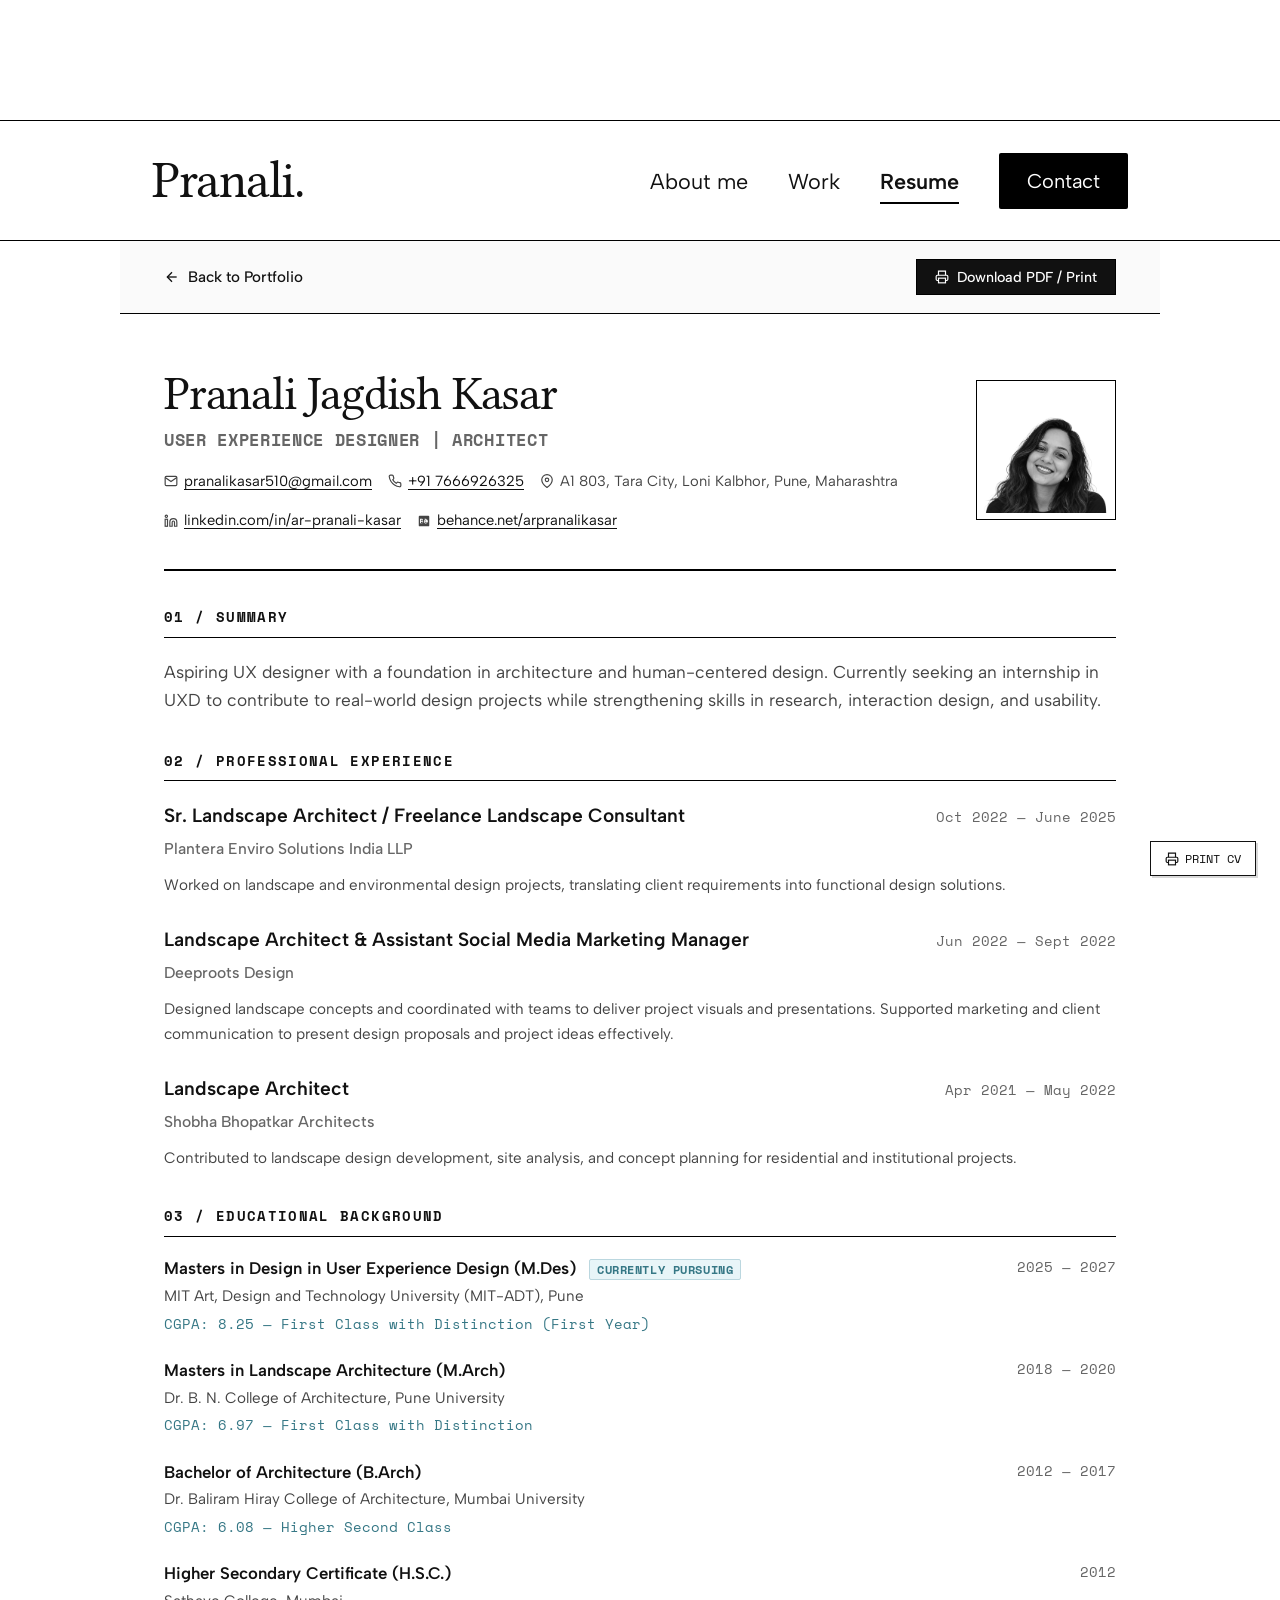
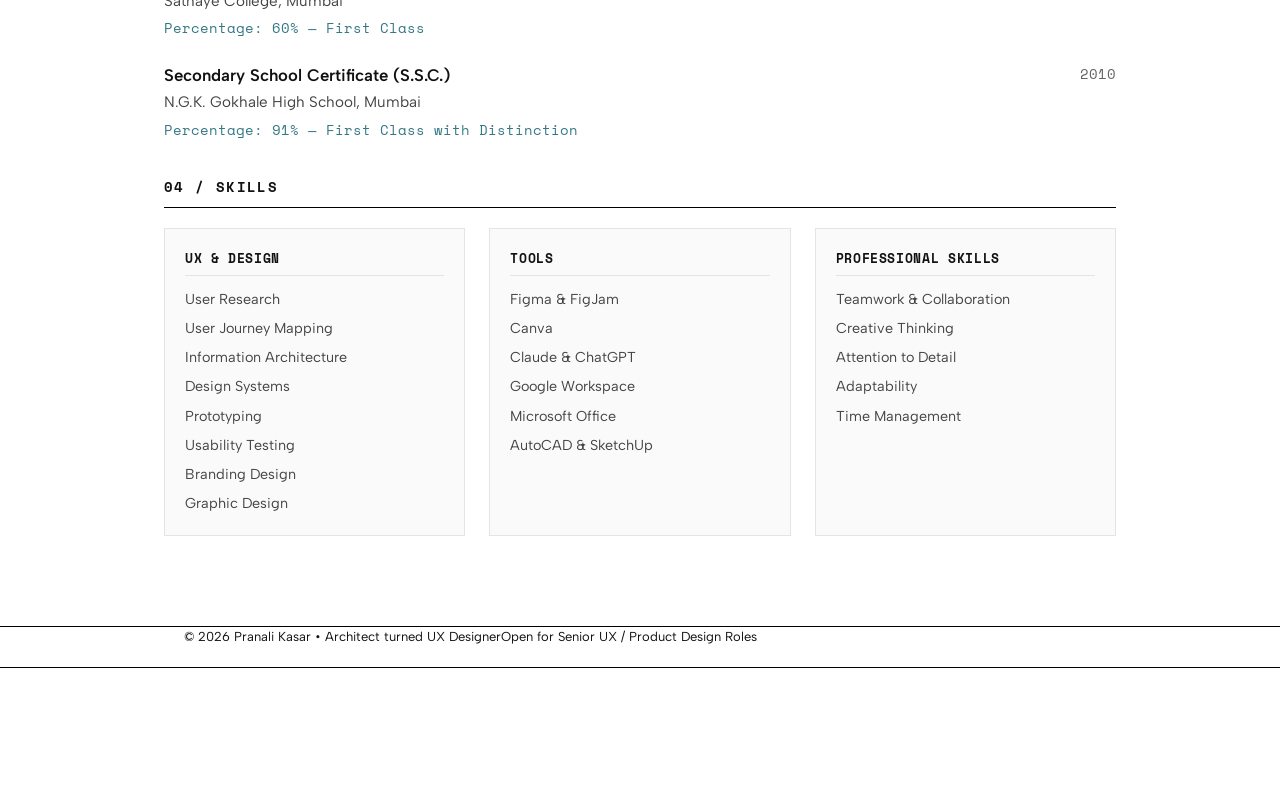
<file: resume.html>
<!DOCTYPE html>
<html lang="en">
<head>
  <meta charset="UTF-8">
  <meta name="viewport" content="width=device-width, initial-scale=1.0">
  <title>Resume / CV — Pranali Kasar (Architect & UX Designer)</title>
  <meta name="description" content="Curriculum Vitae of Pranali Kasar, Architect turned UX Designer specializing in systems thinking, spatial circulation, and human-centred digital products.">

  <!-- Favicon -->
  <link rel="icon" href="data:image/svg+xml,<svg xmlns='http://www.w3.org/2000/svg' viewBox='0 0 100 100'><text y='.9em' font-size='90' font-family='serif'>P.</text></svg>">

  <!-- Google Fonts: Libertinus Serif for quotes/highlights & Albert Sans for UI/body -->
  <link rel="preconnect" href="https://fonts.googleapis.com">
  <link rel="preconnect" href="https://fonts.gstatic.com" crossorigin>
  <link href="https://fonts.googleapis.com/css2?family=Albert+Sans:ital,wght@0,300;0,400;0,500;0,600;0,700;1,400&family=Libertinus+Serif:ital,wght@0,400;0,600;0,700;1,400;1,600&family=Space+Mono:ital,wght@0,400;0,700;1,400&display=swap" rel="stylesheet">

  <!-- Stylesheets -->
  <link rel="stylesheet" href="css/style.css">
  <link rel="stylesheet" href="css/resume.css">
</head>
<body>

  <!-- Floating Quick Tools -->
  <aside class="floating-tools">
    <button class="tool-btn" onclick="window.print()" title="Print or save as PDF">
      <svg width="14" height="14" viewBox="0 0 24 24" fill="none" stroke="currentColor" stroke-width="2">
        <polyline points="6 9 6 2 18 2 18 9"/>
        <path d="M6 18H4a2 2 0 0 1-2-2v-5a2 2 0 0 1 2-2h16a2 2 0 0 1 2 2v5a2 2 0 0 1-2 2h-2"/>
        <rect x="6" y="14" width="12" height="8"/>
      </svg>
      <span>PRINT CV</span>
    </button>
  </aside>

  <!-- Architectural Frame Wrapper -->
  <div class="arch-frame-container">

    <!-- Top architectural spacer -->
    <div class="top-arch-spacer"></div>

    <!-- Architectural horizontal ruler line -->
    <div class="ruler-line"></div>

    <!-- Navigation Header -->
    <header class="site-header">
      <a href="index.html" class="brand-logo" aria-label="Pranali Kasar Home">
        Pranali<span class="dot">.</span>
      </a>

      <!-- Navigation Links -->
      <nav class="nav-links">
        <a href="index.html#about" class="nav-item">About me</a>
        <a href="index.html#work" class="nav-item">Work</a>
        <a href="resume.html" class="nav-item active">Resume</a>
        <a href="index.html#contact" class="contact-btn">Contact</a>
      </nav>
    </header>

    <!-- Resume Action Bar (Print / Back Navigation) -->
    <div class="resume-action-bar">
      <a href="index.html" class="back-link">
        <svg width="16" height="16" viewBox="0 0 24 24" fill="none" stroke="currentColor" stroke-width="2">
          <line x1="19" y1="12" x2="5" y2="12"/>
          <polyline points="12 19 5 12 12 5"/>
        </svg>
        <span>Back to Portfolio</span>
      </a>

      <div class="resume-action-buttons">
        <button class="action-pill-btn primary" onclick="window.print()">
          <svg width="14" height="14" viewBox="0 0 24 24" fill="none" stroke="currentColor" stroke-width="2">
            <polyline points="6 9 6 2 18 2 18 9"/>
            <path d="M6 18H4a2 2 0 0 1-2-2v-5a2 2 0 0 1 2-2h16a2 2 0 0 1 2 2v5a2 2 0 0 1-2 2h-2"/>
            <rect x="6" y="14" width="12" height="8"/>
          </svg>
          <span>Download PDF / Print</span>
        </button>
      </div>
    </div>

    <!-- Main CV Sheet (Matching Figma Node 14-12 Layout) -->
    <main class="resume-sheet">

      <!-- CV Header Block -->
      <section class="cv-header">
        <div class="cv-header-text">
          <h1 class="cv-name">Pranali Jagdish Kasar</h1>
          <div class="cv-title">User Experience Designer | Architect</div>
          
          <div class="cv-contact-row">
            <span class="cv-contact-item">
              <svg width="14" height="14" viewBox="0 0 24 24" fill="none" stroke="currentColor" stroke-width="2">
                <path d="M4 4h16c1.1 0 2 .9 2 2v12c0 1.1-.9 2-2 2H4c-1.1 0-2-.9-2-2V6c0-1.1.9-2 2-2z"/>
                <polyline points="22,6 12,13 2,6"/>
              </svg>
              <a href="mailto:pranalikasar510@gmail.com">pranalikasar510@gmail.com</a>
            </span>
            <span class="cv-contact-item">
              <svg width="14" height="14" viewBox="0 0 24 24" fill="none" stroke="currentColor" stroke-width="2">
                <path d="M22 16.92v3a2 2 0 0 1-2.18 2 19.79 19.79 0 0 1-8.63-3.07 19.5 19.5 0 0 1-6-6 19.79 19.79 0 0 1-3.07-8.67A2 2 0 0 1 4.11 2h3a2 2 0 0 1 2 1.72 12.84 12.84 0 0 0 .7 2.81 2 2 0 0 1-.45 2.11L8.09 9.91a16 16 0 0 0 6 6l1.27-1.27a2 2 0 0 1 2.11-.45 12.84 12.84 0 0 0 2.81.7A2 2 0 0 1 22 16.92z"/>
              </svg>
              <a href="tel:+917666926325">+91 7666926325</a>
            </span>
            <span class="cv-contact-item">
              <svg width="14" height="14" viewBox="0 0 24 24" fill="none" stroke="currentColor" stroke-width="2">
                <path d="M21 10c0 7-9 13-9 13s-9-6-9-13a9 9 0 0 1 18 0z"/>
                <circle cx="12" cy="10" r="3"/>
              </svg>
              <span>A1 803, Tara City, Loni Kalbhor, Pune, Maharashtra</span>
            </span>
            <span class="cv-contact-item">
              <svg width="14" height="14" viewBox="0 0 24 24" fill="none" stroke="currentColor" stroke-width="2">
                <path d="M16 8a6 6 0 0 1 6 6v7h-4v-7a2 2 0 0 0-2-2 2 2 0 0 0-2 2v7h-4v-7a6 6 0 0 1 6-6z"/>
                <rect x="2" y="9" width="4" height="12"/>
                <circle cx="4" cy="4" r="2"/>
              </svg>
              <a href="https://www.linkedin.com/in/ar-pranali-kasar" target="_blank" rel="noopener">linkedin.com/in/ar-pranali-kasar</a>
            </span>
            <span class="cv-contact-item">
              <svg width="14" height="14" viewBox="0 0 24 24" fill="currentColor">
                <path d="M19.5 3H4.5A1.5 1.5 0 0 0 3 4.5v15A1.5 1.5 0 0 0 4.5 21h15a1.5 1.5 0 0 0 1.5-1.5v-15A1.5 1.5 0 0 0 19.5 3zM9.9 12.3c.4.3.7.8.7 1.5 0 1.3-1 2.2-2.5 2.2H5.2V8.1h2.7c1.4 0 2.3.8 2.3 2 0 .9-.5 1.5-1.2 1.7.3.1.6.3.9.5zm7.3 1.2h-3.6c.1 1 .8 1.5 1.8 1.5.7 0 1.3-.3 1.5-.7h1.4c-.4 1.2-1.5 1.9-2.9 1.9-2 0-3.3-1.4-3.3-3.5 0-2 1.4-3.5 3.3-3.5 2 0 3.2 1.5 3.2 3.5v.8h-1.4zm-3.6-1.1h2.3c-.1-.9-.7-1.4-1.5-1.4-.8 0-1.4.5-1.5 1.4zm-4.7-2.6H6.8v1.7h1.9c.5 0 .9-.3.9-.8s-.4-.9-.9-.9zm.2 3.6H6.8v1.9h2.1c.6 0 1.1-.4 1.1-1 0-.5-.5-.9-1.1-.9zm6.6-4.2h-2.8V8.1h2.8v1.1z"/>
              </svg>
              <a href="https://www.behance.net/arpranalikasar" target="_blank" rel="noopener">behance.net/arpranalikasar</a>
            </span>
          </div>
        </div>

        <!-- Portrait Thumbnail -->
        <div class="cv-portrait-box">
          <img 
            src="assets/images/pranali.png" 
            alt="Pranali Jagdish Kasar" 
            class="cv-portrait-img"
          >
        </div>
      </section>

      <!-- Section: Summary -->
      <section class="cv-section">
        <h2 class="cv-section-title">01 / Summary</h2>
        <p class="cv-summary-text">
          Aspiring UX designer with a foundation in architecture and human-centered design. Currently seeking an internship in UXD to contribute to real-world design projects while strengthening skills in research, interaction design, and usability.
        </p>
      </section>

      <!-- Section: Professional Experience -->
      <section class="cv-section">
        <h2 class="cv-section-title">02 / Professional Experience</h2>
        
        <div class="experience-list">
          
          <!-- Experience 1 -->
          <article class="experience-item">
            <div class="exp-header">
              <h3 class="exp-role">Sr. Landscape Architect / Freelance Landscape Consultant</h3>
              <span class="exp-date">Oct 2022 — June 2025</span>
            </div>
            <div class="exp-company">Plantera Enviro Solutions India LLP</div>
            <p class="exp-desc">
              Worked on landscape and environmental design projects, translating client requirements into functional design solutions.
            </p>
          </article>

          <!-- Experience 2 -->
          <article class="experience-item">
            <div class="exp-header">
              <h3 class="exp-role">Landscape Architect &amp; Assistant Social Media Marketing Manager</h3>
              <span class="exp-date">Jun 2022 — Sept 2022</span>
            </div>
            <div class="exp-company">Deeproots Design</div>
            <p class="exp-desc">
              Designed landscape concepts and coordinated with teams to deliver project visuals and presentations. Supported marketing and client communication to present design proposals and project ideas effectively.
            </p>
          </article>

          <!-- Experience 3 -->
          <article class="experience-item">
            <div class="exp-header">
              <h3 class="exp-role">Landscape Architect</h3>
              <span class="exp-date">Apr 2021 — May 2022</span>
            </div>
            <div class="exp-company">Shobha Bhopatkar Architects</div>
            <p class="exp-desc">
              Contributed to landscape design development, site analysis, and concept planning for residential and institutional projects.
            </p>
          </article>

        </div>
      </section>

      <!-- Section: Educational Background -->
      <section class="cv-section">
        <h2 class="cv-section-title">03 / Educational Background</h2>
        <div class="education-list">
          <div class="edu-item">
            <div class="edu-details">
              <div class="edu-degree">Masters in Design in User Experience Design (M.Des) <span class="edu-status-tag">Currently Pursuing</span></div>
              <div class="edu-inst">MIT Art, Design and Technology University (MIT-ADT), Pune</div>
              <div class="edu-score">CGPA: 8.25 — First Class with Distinction (First Year)</div>
            </div>
            <span class="edu-date">2025 — 2027</span>
          </div>

          <div class="edu-item">
            <div class="edu-details">
              <div class="edu-degree">Masters in Landscape Architecture (M.Arch)</div>
              <div class="edu-inst">Dr. B. N. College of Architecture, Pune University</div>
              <div class="edu-score">CGPA: 6.97 — First Class with Distinction</div>
            </div>
            <span class="edu-date">2018 — 2020</span>
          </div>

          <div class="edu-item">
            <div class="edu-details">
              <div class="edu-degree">Bachelor of Architecture (B.Arch)</div>
              <div class="edu-inst">Dr. Baliram Hiray College of Architecture, Mumbai University</div>
              <div class="edu-score">CGPA: 6.08 — Higher Second Class</div>
            </div>
            <span class="edu-date">2012 — 2017</span>
          </div>

          <div class="edu-item">
            <div class="edu-details">
              <div class="edu-degree">Higher Secondary Certificate (H.S.C.)</div>
              <div class="edu-inst">Sathaye College, Mumbai</div>
              <div class="edu-score">Percentage: 60% — First Class</div>
            </div>
            <span class="edu-date">2012</span>
          </div>

          <div class="edu-item">
            <div class="edu-details">
              <div class="edu-degree">Secondary School Certificate (S.S.C.)</div>
              <div class="edu-inst">N.G.K. Gokhale High School, Mumbai</div>
              <div class="edu-score">Percentage: 91% — First Class with Distinction</div>
            </div>
            <span class="edu-date">2010</span>
          </div>
        </div>
      </section>

      <!-- Section: Skills -->
      <section class="cv-section">
        <h2 class="cv-section-title">04 / Skills</h2>
        
        <div class="skills-columns-grid">
          <div class="skill-col">
            <h3 class="skill-col-heading">UX &amp; Design</h3>
            <ul>
              <li>User Research</li>
              <li>User Journey Mapping</li>
              <li>Information Architecture</li>
              <li>Design Systems</li>
              <li>Prototyping</li>
              <li>Usability Testing</li>
              <li>Branding Design</li>
              <li>Graphic Design</li>
            </ul>
          </div>

          <div class="skill-col">
            <h3 class="skill-col-heading">Tools</h3>
            <ul>
              <li>Figma &amp; FigJam</li>
              <li>Canva</li>
              <li>Claude &amp; ChatGPT</li>
              <li>Google Workspace</li>
              <li>Microsoft Office</li>
              <li>AutoCAD &amp; SketchUp</li>
            </ul>
          </div>

          <div class="skill-col">
            <h3 class="skill-col-heading">Professional Skills</h3>
            <ul>
              <li>Teamwork &amp; Collaboration</li>
              <li>Creative Thinking</li>
              <li>Attention to Detail</li>
              <li>Adaptability</li>
              <li>Time Management</li>
            </ul>
          </div>
        </div>
      </section>

    </main>

    <!-- Architectural horizontal ruler line -->
    <div class="ruler-line"></div>

    <!-- Footer -->
    <footer class="site-footer" style="padding-top:32px;">
      <div class="footer-bottom-bar" style="border-top:none; padding-top:0;">
        <div>
          © 2026 Pranali Kasar • Architect turned UX Designer
        </div>
        <div class="status-pill">
          <span class="status-dot"></span>
          <span>Open for Senior UX / Product Design Roles</span>
        </div>
      </div>
    </footer>

    <!-- Architectural horizontal ruler line below footer -->
    <div class="ruler-line"></div>

    <!-- Bottom architectural spacer (120px) -->
    <div class="bottom-arch-spacer"></div>

  </div>

  <script src="js/main.js"></script>
</body>
</html>
</file>
<file: css/style.css>
/* ==========================================================================
   PRANALI KASAR - ARCHITECT & UX DESIGNER PORTFOLIO
   Design System & Architectural Grid Styling
   ========================================================================== */

:root {
  /* Colors */
  --bg-primary: #FFFFFF;
  --bg-secondary: #FAFAFA;
  --bg-tertiary: #F4F4F5;
  --text-main: #111111;
  --text-muted: #555555;
  --text-subtle: #777777;
  --border-line: #000000;
  --border-subtle: #E4E4E7;
  --border-light: #ECECEE;
  --accent-black: #000000;
  --accent-white: #FFFFFF;
  --accent-warm: #EA580C;
  --accent-blue: #2563EB;
  --accent-green: #16A34A;
  
  /* Typography */
  --font-serif: 'Libertinus Serif', Georgia, serif;
  --font-sans: 'Albert Sans', -apple-system, BlinkMacSystemFont, "Segoe UI", Roboto, sans-serif;
  --font-mono: 'Space Mono', monospace;

  /* Architectural Grid Layout Variables (120px margin on top, left, and right) */
  --page-margin: 120px;
  --page-margin-top: 120px;
  --page-margin-sides: 120px;
  --site-max-width: 1440px;
  --guide-color: rgba(0, 0, 0, 0.12);
  --guide-color-strong: rgba(0, 0, 0, 0.22);
  --header-height: 120px;
  --line-thickness: 1px;
}

/* Reset & Base Styles */
*, *::before, *::after {
  box-sizing: border-box;
  margin: 0;
  padding: 0;
}

html {
  scroll-behavior: smooth;
  font-size: 16px;
  background-color: var(--bg-primary);
  color: var(--text-main);
  overflow-x: hidden;
  width: 100%;
}

body {
  font-family: var(--font-sans);
  font-weight: 400;
  line-height: 1.6;
  -webkit-font-smoothing: antialiased;
  -moz-osx-font-smoothing: grayscale;
  background-color: var(--bg-primary);
  overflow-x: hidden;
  width: 100%;
  position: relative;
}

a {
  color: inherit;
  text-decoration: none;
  transition: all 0.2s ease;
}

button {
  font-family: inherit;
  cursor: pointer;
  border: none;
  background: none;
}

img {
  max-width: 100%;
  display: block;
}

/* ==========================================================================
   ARCHITECTURAL DRAFTING GUIDES & FRAME (120px Margins)
   ========================================================================== */

/* Outer frame container that holds the editorial borders */
.arch-frame-container {
  width: calc(100% - (var(--page-margin-sides) * 2));
  margin-left: var(--page-margin-sides);
  margin-right: var(--page-margin-sides);
  position: relative;
  border-left: none;
  border-right: none;
  background-color: var(--bg-primary);
}

/* Full-width crosshair ruler lines that bleed past the container to screen edges */
.ruler-line {
  position: relative;
  width: 100%;
  height: var(--line-thickness);
  background-color: var(--border-line);
}

.ruler-line::before {
  content: "";
  position: absolute;
  top: 0;
  right: 100%;
  width: 100vw;
  height: var(--line-thickness);
  background-color: var(--border-line);
}

.ruler-line::after {
  content: "";
  position: absolute;
  top: 0;
  left: 100%;
  width: 100vw;
  height: var(--line-thickness);
  background-color: var(--border-line);
}

/* Top spacer line extending above header (120px) */
.top-arch-spacer {
  height: var(--page-margin-top);
  width: 100%;
  background: transparent;
}

/* Bottom spacer line extending below footer (120px) */
.bottom-arch-spacer {
  height: var(--page-margin-top);
  width: 100%;
  background: transparent;
}

/* Optional architectural grid overlay (toggleable via UI) */
.blueprint-grid-overlay {
  position: fixed;
  inset: 0;
  pointer-events: none;
  z-index: 999;
  background-size: 40px 40px;
  background-image: 
    linear-gradient(to right, rgba(37, 99, 235, 0.05) 1px, transparent 1px),
    linear-gradient(to bottom, rgba(37, 99, 235, 0.05) 1px, transparent 1px);
  opacity: 0;
  transition: opacity 0.3s ease;
}

body.show-grid .blueprint-grid-overlay {
  opacity: 1;
}

/* Floating controls (Grid Toggle & Back to top) */
.floating-tools {
  position: fixed;
  bottom: 24px;
  right: 24px;
  display: flex;
  flex-direction: column;
  gap: 10px;
  z-index: 100;
}

.tool-btn {
  background: #FFFFFF;
  border: 1px solid #111111;
  color: #111111;
  padding: 8px 14px;
  font-size: 12px;
  font-family: var(--font-mono);
  display: flex;
  align-items: center;
  gap: 6px;
  box-shadow: 2px 2px 0px rgba(0, 0, 0, 0.15);
  transition: all 0.2s ease;
}

.tool-btn:hover {
  background: #111111;
  color: #FFFFFF;
  transform: translateY(-2px);
  box-shadow: 2px 4px 0px rgba(0, 0, 0, 0.2);
}

/* ==========================================================================
   NAVIGATION BAR
   ========================================================================== */

.site-header {
  height: var(--header-height);
  display: flex;
  align-items: center;
  justify-content: space-between;
  padding: 0 32px;
  background: var(--bg-primary);
  position: sticky;
  top: 0;
  z-index: 100;
  border-bottom: none;
}

/* Solid background bleed across 120px side margins to clip scrolled content cleanly */
.site-header::before {
  content: "";
  position: absolute;
  top: 0;
  bottom: 0;
  left: calc(-1 * var(--page-margin-sides));
  right: calc(-1 * var(--page-margin-sides));
  background-color: var(--bg-primary);
  z-index: -1;
}

/* 1px horizontal ruler extensions that bleed edge-to-edge across entire screen */
.site-header::after {
  content: "";
  position: absolute;
  bottom: 0;
  left: -100vw;
  right: -100vw;
  height: var(--line-thickness);
  background-color: var(--border-line);
  pointer-events: none;
}

.brand-logo {
  font-family: var(--font-serif);
  font-size: 52px;
  font-weight: 500;
  letter-spacing: -0.025em;
  color: var(--text-main);
  display: inline-flex;
  align-items: center;
  line-height: 1;
}

.brand-logo .dot {
  color: var(--text-main);
}

.nav-links {
  display: flex;
  align-items: center;
  gap: 40px;
}

.nav-item {
  font-size: 1.35rem;
  font-weight: 400;
  color: var(--text-main);
  position: relative;
  transition: opacity 0.2s ease;
}

.nav-item:hover {
  opacity: 0.7;
}

.nav-item.active {
  font-weight: 600;
}

.nav-item.active::after {
  content: "";
  position: absolute;
  bottom: -6px;
  left: 0;
  width: 100%;
  height: 2px;
  background-color: var(--accent-black);
}

/* The solid black contact pill button from Figma */
.contact-btn {
  background-color: var(--accent-black);
  color: var(--accent-white);
  padding: 12px 28px;
  border-radius: 2px;
  font-size: 1.25rem;
  font-weight: 400;
  letter-spacing: -0.01em;
  transition: background-color 0.2s ease, transform 0.2s ease;
  display: inline-block;
}

.contact-btn:hover {
  background-color: #27272A;
  transform: translateY(-1px);
}

/* Mobile Nav Toggle */
.mobile-toggle {
  display: none;
  flex-direction: column;
  gap: 6px;
  padding: 6px;
}

.mobile-toggle span {
  display: block;
  width: 24px;
  height: 2px;
  background-color: var(--text-main);
  transition: 0.3s ease;
}

/* ==========================================================================
   HERO SECTION (Figma Node 52-52)
   Opening statement quote, intro paragraph, and portrait flush on bottom line
   ========================================================================== */

.hero-section {
  display: flex;
  align-items: flex-end;
  justify-content: space-between;
  gap: clamp(32px, 4vw, 64px);
  padding: 48px 32px 0 32px;
  position: relative;
  overflow: hidden;
  background-color: var(--bg-primary);
  max-width: 1440px;
  margin-left: auto;
  margin-right: auto;
}

.hero-content {
  flex: 1 1 auto;
  max-width: 660px;
  padding-bottom: 48px;
  z-index: 2;
}

.hero-quote {
  font-family: var(--font-serif);
  font-size: clamp(78px, 5.2vw, 88px);
  font-weight: 400;
  line-height: 1.12;
  letter-spacing: -0.02em;
  color: var(--text-main);
  margin-bottom: 24px;
}

.hero-description {
  font-family: var(--font-sans);
  font-size: 1.25rem;
  font-weight: 400;
  line-height: 1.5;
  color: #111111;
  max-width: 480px;
  margin-bottom: 28px;
}

.hero-resume-link {
  font-family: var(--font-sans);
  font-size: 1.15rem;
  font-weight: 400;
  color: var(--text-main);
  text-decoration: underline;
  text-underline-offset: 6px;
  text-decoration-thickness: 1.5px;
  display: inline-flex;
  align-items: center;
  gap: 8px;
  transition: opacity 0.2s ease;
}

.hero-resume-link:hover {
  opacity: 0.65;
  text-underline-offset: 8px;
}

.hero-image-wrapper {
  flex: 1 1 auto;
  display: flex;
  justify-content: flex-end;
  align-items: flex-end;
  position: relative;
  line-height: 0;
  margin: 0;
  padding: 0;
  z-index: 1;
}

.hero-portrait {
  display: block;
  vertical-align: bottom;
  width: auto;
  max-width: 680px;
  height: clamp(660px, 50vw, 820px);
  max-height: 820px;
  object-fit: contain;
  object-position: bottom right;
  margin-bottom: 0;
  filter: grayscale(100%) contrast(106%);
  transition: filter 0.4s ease;
}

.hero-portrait:hover {
  filter: grayscale(85%) contrast(108%);
}

/* ==========================================================================
   MY PROCESS BEHIND PIXELS SECTION (Figma Node 52-52)
   ========================================================================== */

.process-section {
  padding: 0;
  margin: 0;
  background-color: var(--bg-primary);
  display: flex;
  flex-direction: column;
  box-sizing: border-box;
}

.process-header-banner {
  height: 120px;
  min-height: 120px;
  max-height: 120px;
  display: flex;
  align-items: center;
  justify-content: center;
  text-align: center;
  border-bottom: var(--line-thickness) solid var(--border-line);
  padding: 0 24px;
  box-sizing: border-box;
  flex-shrink: 0;
}

.process-header-banner h2 {
  font-family: var(--font-serif);
  font-size: 64px;
  font-weight: 400;
  letter-spacing: -0.01em;
  color: var(--text-main);
  margin: 0;
  line-height: 1;
  text-align: center;
}

.process-grid-layout {
  display: grid;
  grid-template-columns: 44% 56%;
  background-color: var(--bg-primary);
}

.process-quote-col {
  padding: 40px 60px;
  display: flex;
  align-items: center;
  justify-content: center;
  border-right: var(--line-thickness) solid var(--border-line);
  min-height: 480px;
  box-sizing: border-box;
}

.process-quote {
  font-family: var(--font-serif);
  font-size: 40px;
  font-weight: 400;
  line-height: 1.25;
  letter-spacing: -0.01em;
  color: var(--text-main);
  max-width: 540px;
  margin: 0;
}

.desktop-br {
  display: inline;
}

.process-steps-col {
  display: grid;
  grid-template-rows: repeat(4, 1fr);
  height: 100%;
}

.process-step-row {
  min-height: 120px;
  height: 100%;
  display: flex;
  flex-direction: column;
  justify-content: center;
  align-items: center;
  text-align: center;
  padding: 32px;
  border-bottom: var(--line-thickness) solid var(--border-line);
  position: relative;
  background-color: var(--bg-primary);
  cursor: default;
  box-sizing: border-box;
  transition: background-color 0.25s ease;
}

.process-step-row:last-child {
  border-bottom: none;
}

/* Minimal hover interaction on right side list of skills */
.process-step-row::before {
  content: "";
  position: absolute;
  top: 0;
  left: 0;
  bottom: 0;
  width: 4px;
  background-color: var(--text-main);
  transform: scaleY(0);
  transform-origin: center;
  transition: transform 0.25s cubic-bezier(0.16, 1, 0.3, 1);
}

.process-step-row:hover {
  background-color: #FAFAFA;
}

.process-step-row:hover::before {
  transform: scaleY(1);
}

.process-step-row .step-title {
  font-family: var(--font-serif);
  font-size: 28px;
  font-weight: 500;
  letter-spacing: -0.01em;
  color: var(--text-main);
  line-height: 1.25;
  margin: 0 0 6px 0;
  text-align: center;
  transition: transform 0.25s cubic-bezier(0.16, 1, 0.3, 1), color 0.25s ease;
}

.process-step-row .step-desc {
  font-family: var(--font-sans);
  font-size: 24px;
  font-weight: 400;
  color: #333333;
  line-height: 1.4;
  margin: 0;
  max-width: 820px;
  text-align: center;
  transition: transform 0.25s cubic-bezier(0.16, 1, 0.3, 1), color 0.25s ease;
}

.process-step-row:hover .step-title {
  transform: translateY(-2px);
}

.process-step-row:hover .step-desc {
  transform: translateY(-2px);
  color: #111111;
}

/* ==========================================================================
   FEATURED WORK SECTION
   ========================================================================== */

.work-section {
  border-bottom: none !important;
  background-color: var(--bg-primary);
}

.section-header-banner {
  height: 120px;
  min-height: 120px;
  max-height: 120px;
  display: flex;
  align-items: center;
  justify-content: center;
  text-align: center;
  border-bottom: var(--line-thickness) solid var(--border-line);
  padding: 0 24px;
  box-sizing: border-box;
  flex-shrink: 0;
}

.section-header-banner h2 {
  font-family: var(--font-serif);
  font-size: 64px;
  font-weight: 400;
  letter-spacing: -0.01em;
  color: var(--text-main);
  margin: 0;
  line-height: 1;
  text-align: center;
}

/* Project Listing Cards */
.project-row {
  display: grid;
  grid-template-columns: 96px minmax(0, 1fr) minmax(0, 1fr);
  grid-template-rows: 1fr;
  width: 100%;
  min-height: 540px;
  position: relative;
  box-sizing: border-box;
  border-bottom: var(--line-thickness) solid var(--border-line);
  background-color: var(--bg-primary);
}

/* Series of No / Listing Number Column (Left, Width: 96px with vertical divider line) */
.project-number-col {
  grid-column: 1;
  grid-row: 1;
  width: 96px;
  min-width: 96px;
  max-width: 96px;
  padding: 40px 0 0 0;
  display: flex;
  flex-direction: column;
  align-items: center;
  justify-content: flex-start;
  text-align: center;
  border-right: var(--line-thickness) solid var(--border-line);
  box-sizing: border-box;
  background-color: var(--bg-primary);
}

.project-index {
  font-family: var(--font-sans, 'Albert Sans', -apple-system, sans-serif);
  font-size: 36px;
  font-weight: 400;
  color: var(--text-main);
  line-height: 1.25;
  letter-spacing: -0.01em;
  display: block;
  text-align: center;
  width: 100%;
}

/* Division 1 & Division 2: Image and Content equally distributed (50% / 50%) */
.project-visual {
  grid-column: 2;
  grid-row: 1;
  width: 100%;
  min-width: 0;
  min-height: 540px;
  padding: 28px 36px;
  display: flex;
  align-items: center;
  justify-content: center;
  background-color: var(--bg-primary);
  border-right: var(--line-thickness) solid var(--border-line);
  position: relative;
  box-sizing: border-box;
}

.project-visual.has-placeholder {
  padding: 0;
  background-color: #D9D9D9;
}

.project-placeholder-box {
  width: 100%;
  height: 100%;
  min-height: 540px;
  background-color: #D9D9D9;
}

.project-mockup-frame {
  width: 100%;
  max-width: 480px;
  height: auto;
  border-radius: 0;
  overflow: hidden;
  box-shadow: none;
  transition: transform 0.25s ease;
  display: flex;
  align-items: center;
  justify-content: center;
}

.project-row:hover .project-mockup-frame {
  transform: translateY(-2px);
}

.project-mockup-frame img {
  width: 100%;
  height: auto;
  max-height: 480px;
  object-fit: contain;
  display: block;
}

/* Details Column of Project (Equally distributed with image column) */
.project-info {
  grid-column: 3;
  grid-row: 1;
  width: 100%;
  min-width: 0;
  min-height: 540px;
  padding: 40px 48px;
  display: flex;
  flex-direction: column;
  justify-content: space-between;
  box-sizing: border-box;
  border-right: none;
}

/* Alternating Reverse Layout: Content in Division 1, Image in Division 2 */
.project-row.reverse .project-info {
  grid-column: 2;
  grid-row: 1;
  border-right: var(--line-thickness) solid var(--border-line);
}

.project-row.reverse .project-visual {
  grid-column: 3;
  grid-row: 1;
  border-right: none;
}

.project-header-group {
  margin-bottom: 16px;
}

.project-title {
  font-family: var(--font-sans, 'Albert Sans', -apple-system, sans-serif);
  font-size: 36px;
  font-weight: 500;
  line-height: 1.25;
  color: var(--text-main);
  margin: 0 0 14px 0;
  letter-spacing: -0.01em;
}

.project-subtitle {
  font-family: var(--font-sans, 'Albert Sans', -apple-system, sans-serif);
  font-size: 20px;
  font-weight: 400;
  color: #111111;
  line-height: 1.4;
  margin: 0;
  padding-bottom: 16px;
  border-bottom: 1px solid #000000;
  text-align: left;
}

.project-description {
  font-family: var(--font-sans, 'Albert Sans', -apple-system, sans-serif);
  font-size: 17px;
  color: #111111;
  line-height: 1.55;
  margin: 0 0 24px 0;
  text-align: left;
}

/* Case Study Tags (Albert Sans 16px, Underlined with Interactions) */
.project-tags {
  display: flex;
  flex-wrap: wrap;
  gap: 16px 28px;
  margin-bottom: auto;
  padding-bottom: 24px;
}

.project-tag {
  font-family: var(--font-sans, 'Albert Sans', -apple-system, sans-serif);
  font-size: 16px;
  font-weight: 400;
  color: #111111;
  padding: 0 0 2px 0;
  border-bottom: 1px solid #111111;
  background: transparent;
  cursor: pointer;
  display: inline-block;
  line-height: 1.2;
  transition: all 0.25s cubic-bezier(0.16, 1, 0.3, 1);
  text-decoration: none;
}

.project-tag:hover {
  color: #000000;
  transform: translateY(-2px);
  border-bottom-width: 2px;
}

/* Action Row (CTA - See details with Albert Sans 24px Underlined + Arrow) */
.project-action-row {
  margin-top: auto;
  padding-top: 16px;
}

.case-study-btn {
  display: flex;
  align-items: center;
  justify-content: space-between;
  width: 100%;
  font-family: var(--font-sans);
  font-size: 20px;
  font-weight: 400;
  color: var(--text-main);
  text-decoration: none;
  padding: 0;
  border: none;
  background: none;
  cursor: pointer;
}

.case-study-btn-text {
  text-decoration: underline;
  text-underline-offset: 5px;
  text-decoration-thickness: 1.5px;
  transition: opacity 0.2s ease, text-underline-offset 0.2s ease;
}

.case-study-arrow {
  font-size: 22px;
  display: inline-flex;
  align-items: center;
  justify-content: center;
  line-height: 1;
  transition: transform 0.25s ease;
}

.case-study-btn:hover .case-study-btn-text {
  opacity: 0.65;
  text-underline-offset: 9px;
}

.case-study-btn:hover .case-study-arrow {
  transform: scale(1.15);
}

/* ==========================================================================
   LITTLE ABOUT ME & THE FRAMES ALONG THE WAY
   ========================================================================== */

.about-section {
  border-bottom: none !important;
  background-color: var(--bg-primary, #FFFFFF);
  position: relative;
  width: 100%;
}

.about-header-banner {
  height: 120px;
  min-height: 120px;
  max-height: 120px;
  display: flex;
  align-items: center;
  justify-content: center;
  text-align: center;
  border-bottom: 1px solid #000000;
  padding: 0 24px;
  box-sizing: border-box;
  flex-shrink: 0;
}

.about-header-banner h2 {
  font-family: var(--font-serif, 'Libertinus Serif', Georgia, serif);
  font-size: 64px;
  font-weight: 400;
  letter-spacing: -0.01em;
  color: #111111;
  margin: 0;
  line-height: 1;
  text-align: center;
}

/* Spread content across the full frame container with clean 64px margins */
.about-inner-container {
  width: 100%;
  max-width: 100%;
  margin: 0;
  padding: 56px 64px 72px 64px;
  box-sizing: border-box;
}

/* Row 1: 2 Polaroids */
.about-polaroid-row-1 {
  display: grid;
  grid-template-columns: 1.25fr 1fr;
  gap: 24px;
  margin-bottom: 52px;
  width: 100%;
}

.about-polaroid-row-1 .polaroid-img-wrapper {
  height: 300px;
}

/* The frames along the way title */
.about-subheading {
  font-family: var(--font-serif, 'Libertinus Serif', Georgia, serif);
  font-size: 56px;
  font-weight: 400;
  letter-spacing: -0.02em;
  color: #111111;
  text-align: center;
  margin: 0 0 44px 0;
  line-height: 1.1;
}

/* Row 2: 4 Polaroids */
.about-polaroid-row-2 {
  display: grid;
  grid-template-columns: repeat(4, 1fr);
  gap: 20px;
  margin-bottom: 52px;
  width: 100%;
}

.about-polaroid-row-2 .polaroid-img-wrapper {
  height: 240px;
}

/* Polaroid Card Common Styling */
.polaroid-card {
  border: 1px solid #000000;
  background: #FFFFFF;
  display: flex;
  flex-direction: column;
  overflow: hidden;
  box-shadow: none;
}

.polaroid-img-wrapper {
  width: 100%;
  overflow: hidden;
  background: #F4F4F5;
  display: flex;
}

.polaroid-img-wrapper img {
  width: 100%;
  height: 100%;
  object-fit: cover;
  display: block;
}

.polaroid-caption {
  border-top: 1px solid #000000;
  background: #FFFFFF;
  text-align: center;
  color: #111111;
  font-family: var(--font-sans, 'Albert Sans', -apple-system, sans-serif);
  display: flex;
  align-items: center;
  justify-content: center;
}

.about-polaroid-row-1 .polaroid-caption {
  font-size: 15px;
  padding: 14px 18px;
  min-height: 48px;
  font-weight: 400;
  box-sizing: border-box;
  white-space: nowrap;
}

.about-polaroid-row-2 .polaroid-caption {
  font-size: 14px;
  line-height: 1.4;
  padding: 12px 10px;
  min-height: 56px;
  font-weight: 400;
  box-sizing: border-box;
}

/* Narrative Bio Text */
.about-bio-text {
  display: flex;
  flex-direction: column;
  gap: 24px;
  width: 100%;
  margin-top: 8px;
}

.about-bio-text p {
  font-family: var(--font-sans, 'Albert Sans', -apple-system, sans-serif);
  font-size: 32px;
  line-height: 40px;
  color: #111111;
  margin: 0;
  text-align: left;
}

/* ==========================================================================
   FOOTER / CONTACT SECTION (Figma Bottom Frame)
   ========================================================================== */

.site-footer {
  padding: 0 !important;
  background-color: var(--bg-primary, #FFFFFF);
  position: relative;
  width: 100%;
  border-bottom: none !important;
}

.footer-main-grid {
  display: grid;
  grid-template-columns: 1.25fr 1px 1fr;
  padding: 56px 64px 48px 64px;
  box-sizing: border-box;
  gap: 56px;
  align-items: stretch;
}

.footer-left-col {
  display: flex;
  flex-direction: column;
  justify-content: flex-start;
}

.footer-left-col .footer-heading {
  font-family: var(--font-serif, 'Libertinus Serif', Georgia, serif);
  font-size: 52px;
  font-weight: 400;
  line-height: 1.15;
  letter-spacing: -0.015em;
  color: #111111;
  margin: 0 0 24px 0;
}

.footer-left-col .footer-subtext {
  font-family: var(--font-sans, 'Albert Sans', -apple-system, sans-serif);
  font-size: 18px;
  line-height: 1.45;
  color: #111111;
  margin: 0;
  max-width: 480px;
}

.footer-vertical-divider {
  width: 1px;
  background-color: #000000;
  align-self: stretch;
}

.footer-right-col {
  display: flex;
  flex-direction: column;
  padding-left: 8px;
}

.footer-connect-title {
  font-family: var(--font-sans, 'Albert Sans', -apple-system, sans-serif);
  font-size: 24px;
  font-weight: 400;
  color: #111111;
  margin: 0 0 20px 0;
  line-height: 1.2;
}

.footer-contact-list {
  list-style: none;
  padding: 0;
  margin: 0;
  display: flex;
  flex-direction: column;
  gap: 14px;
}

.footer-contact-item {
  display: inline-flex;
  align-items: center;
  gap: 14px;
  font-family: var(--font-sans, 'Albert Sans', -apple-system, sans-serif);
  font-size: 19px;
  font-weight: 400;
  color: #111111;
  text-decoration: none;
  transition: opacity 0.2s ease, transform 0.2s ease;
}

.footer-contact-item:not(.static):hover {
  opacity: 0.6;
  transform: translateX(2px);
}

.contact-icon {
  display: inline-flex;
  align-items: center;
  justify-content: center;
  width: 24px;
  height: 24px;
  flex-shrink: 0;
  color: #111111;
}

.footer-divider-line {
  width: 100%;
  height: 1px;
  background-color: #000000;
}

.footer-bottom-bar {
  padding: 16px 64px 20px 64px;
  font-family: var(--font-sans, 'Albert Sans', -apple-system, sans-serif);
  font-size: 13px;
  color: #111111;
  display: flex;
  align-items: center;
  justify-content: flex-start;
  box-sizing: border-box;
  border-top: none;
}

/* ==========================================================================
   INTERACTIVE CASE STUDY MODAL DRAWER
   ========================================================================== */

.modal-backdrop {
  position: fixed;
  inset: 0;
  background: rgba(0, 0, 0, 0.6);
  backdrop-filter: blur(4px);
  z-index: 1000;
  opacity: 0;
  visibility: hidden;
  transition: all 0.3s ease;
  display: flex;
  justify-content: flex-end;
}

.modal-backdrop.active {
  opacity: 1;
  visibility: visible;
}

.modal-drawer {
  width: 100%;
  max-width: 720px;
  height: 100%;
  background: #FFFFFF;
  overflow-y: auto;
  box-shadow: -10px 0 30px rgba(0, 0, 0, 0.15);
  transform: translateX(100%);
  transition: transform 0.35s cubic-bezier(0.16, 1, 0.3, 1);
  padding: 48px;
  position: relative;
}

.modal-backdrop.active .modal-drawer {
  transform: translateX(0);
}

.modal-close-btn {
  position: absolute;
  top: 24px;
  right: 28px;
  width: 40px;
  height: 40px;
  border: 1px solid #000000;
  background: #FFFFFF;
  font-size: 1.2rem;
  display: flex;
  align-items: center;
  justify-content: center;
  transition: all 0.2s ease;
}

.modal-close-btn:hover {
  background: #000000;
  color: #FFFFFF;
}

.modal-body {
  margin-top: 24px;
}

.modal-category {
  font-family: var(--font-mono);
  font-size: 0.85rem;
  text-transform: uppercase;
  color: var(--text-subtle);
  margin-bottom: 8px;
}

.modal-title {
  font-family: var(--font-serif);
  font-size: 2.4rem;
  font-weight: 500;
  color: var(--text-main);
  line-height: 1.2;
  margin-bottom: 24px;
}

.modal-hero-image {
  width: 100%;
  border-radius: 8px;
  margin-bottom: 32px;
  border: 1px solid var(--border-subtle);
}

.modal-section-block {
  margin-bottom: 32px;
}

.modal-section-block h3 {
  font-size: 1.25rem;
  font-weight: 600;
  margin-bottom: 12px;
  color: var(--text-main);
  border-bottom: 1px solid var(--border-subtle);
  padding-bottom: 8px;
}

.modal-section-block p {
  font-size: 1rem;
  color: var(--text-muted);
  line-height: 1.65;
  margin-bottom: 12px;
}

.modal-stats-grid {
  display: grid;
  grid-template-columns: repeat(3, 1fr);
  gap: 16px;
  margin: 24px 0;
}

.stat-box {
  background: var(--bg-secondary);
  border: 1px solid var(--border-subtle);
  padding: 16px;
  text-align: center;
}

.stat-value {
  font-family: var(--font-serif);
  font-size: 1.6rem;
  font-weight: 700;
  color: var(--text-main);
  margin-bottom: 4px;
}

.stat-label {
  font-size: 0.78rem;
  color: var(--text-subtle);
  font-family: var(--font-mono);
}

/* ==========================================================================
   CONTACT MODAL
   ========================================================================== */

.contact-modal-dialog {
  max-width: 540px;
  margin: auto;
  background: #FFFFFF;
  border: 1px solid var(--border-line);
  padding: 40px;
  box-shadow: 0 16px 40px rgba(0, 0, 0, 0.2);
  width: 90%;
  position: relative;
}

.contact-form {
  display: flex;
  flex-direction: column;
  gap: 16px;
  margin-top: 20px;
}

.form-group {
  display: flex;
  flex-direction: column;
  gap: 6px;
}

.form-group label {
  font-size: 0.85rem;
  font-weight: 600;
  font-family: var(--font-mono);
  color: var(--text-main);
}

.form-group input,
.form-group textarea {
  padding: 10px 14px;
  border: 1px solid var(--border-line);
  font-family: var(--font-sans);
  font-size: 0.95rem;
  background: #FFFFFF;
}

.form-group input:focus,
.form-group textarea:focus {
  outline: 2px solid var(--text-main);
}

.submit-btn {
  background: var(--text-main);
  color: #FFFFFF;
  padding: 12px;
  font-weight: 600;
  font-size: 1rem;
  transition: opacity 0.2s ease;
  margin-top: 8px;
}

.submit-btn:hover {
  opacity: 0.85;
}

/* ==========================================================================
   RESPONSIVE DESIGN (TABLET & MOBILE)
   ========================================================================== */

@media (max-width: 1024px) {
  :root {
    --page-margin-sides: 48px;
    --page-margin-top: 48px;
    --header-height: 90px;
  }

  .hero-quote {
    font-size: 2.75rem;
  }
  
  .hero-section {
    padding: 40px 0 0 32px;
  }
  
  .hero-portrait {
    max-width: 380px;
  }

  .process-section {
    height: auto;
    min-height: auto;
  }

  .process-header-banner {
    height: auto;
    min-height: 72px;
    padding: 20px 24px;
  }

  .process-header-banner h2 {
    font-size: 40px;
  }

  .process-grid-layout {
    grid-template-columns: 1fr;
  }

  .process-quote-col {
    min-height: auto;
    border-right: none;
    border-bottom: var(--line-thickness) solid var(--border-line);
    padding: 44px 32px;
  }

  .process-quote {
    font-size: 32px;
    max-width: 100%;
  }

  .desktop-br {
    display: none;
  }

  .process-step-row {
    height: auto;
    min-height: auto;
    max-height: none;
    padding: 24px 32px;
  }

  .process-step-row .step-title {
    font-size: 24px;
  }

  .process-step-row .step-desc {
    font-size: 20px;
  }

  .frames-gallery-grid {
    grid-template-columns: repeat(2, 1fr);
  }

  .section-header-banner {
    height: auto;
    min-height: 72px;
    padding: 20px 24px;
  }

  .section-header-banner h2 {
    font-size: 40px;
  }
}

@media (max-width: 768px) {
  :root {
    --page-margin-sides: 16px;
    --page-margin-top: 20px;
    --header-height: 70px;
  }

  .ruler-line::before,
  .ruler-line::after,
  .site-header::after {
    display: none !important;
  }

  .full-page-arch-line-left,
  .full-page-arch-line-right {
    display: none !important;
  }

  .arch-frame-container {
    width: 100% !important;
    margin-left: 0 !important;
    margin-right: 0 !important;
    max-width: 100% !important;
    padding-left: 16px !important;
    padding-right: 16px !important;
    box-sizing: border-box !important;
  }

  .top-arch-spacer {
    height: 20px;
  }

  .site-header {
    padding: 0 16px;
    border-bottom: 1px solid var(--border-line);
  }

  .brand-logo {
    font-size: 1.8rem;
  }

  .mobile-toggle {
    display: flex;
  }

  .nav-links {
    position: fixed;
    top: var(--header-height);
    left: 0;
    right: 0;
    background: #FFFFFF;
    flex-direction: column;
    padding: 30px 20px;
    gap: 20px;
    border-bottom: 1px solid var(--border-line);
    transform: translateY(-120%);
    transition: transform 0.3s ease;
  }

  .nav-links.open {
    transform: translateY(0);
    box-shadow: 0 10px 20px rgba(0, 0, 0, 0.1);
  }

  .hero-section {
    flex-direction: column;
    padding: 40px 20px 0;
    min-height: auto;
    align-items: center;
    text-align: left;
  }

  .hero-content {
    max-width: 100%;
    padding-bottom: 24px;
  }

  .hero-quote {
    font-size: 2.3rem;
    margin-bottom: 20px;
  }

  .hero-description {
    font-size: 1rem;
    margin-bottom: 24px;
  }

  .hero-image-wrapper {
    width: 100%;
    justify-content: center;
  }

  .hero-portrait {
    max-width: 320px;
  }

  .process-header-banner {
    height: auto;
    min-height: 64px;
    padding: 16px 20px;
  }

  .process-header-banner h2 {
    font-size: 26px;
  }

  .process-grid-layout {
    grid-template-columns: 1fr;
  }

  .process-quote-col {
    border-right: none;
    border-bottom: var(--line-thickness) solid var(--border-line);
    padding: 32px 20px;
  }

  .process-quote {
    font-size: 26px;
    line-height: 1.3;
  }

  .process-step-row {
    padding: 20px 20px;
  }

  .process-step-row .step-title {
    font-size: 20px;
    margin-bottom: 6px;
  }

  .process-step-row .step-desc {
    font-size: 16px;
    line-height: 1.45;
  }

  .section-header-banner {
    height: auto;
    min-height: 64px;
    padding: 16px 20px;
  }

  .section-header-banner h2 {
    font-size: 26px;
  }

  .project-row {
    display: flex !important;
    flex-direction: column !important;
    height: auto !important;
    min-height: auto !important;
  }

  .project-number-col {
    grid-column: auto !important;
    width: 100% !important;
    min-width: 0 !important;
    max-width: 100% !important;
    flex: 0 0 auto !important;
    height: auto !important;
    padding: 20px 20px 8px !important;
    border-right: none !important;
    border-bottom: var(--line-thickness) solid var(--border-line);
    text-align: center !important;
    order: 0 !important;
  }

  .project-index {
    font-size: 28px !important;
    text-align: center !important;
  }

  .project-visual {
    grid-column: auto !important;
    width: 100% !important;
    min-width: 0 !important;
    max-width: 100% !important;
    flex: 0 0 auto !important;
    height: auto !important;
    min-height: auto !important;
    border-right: none !important;
    border-bottom: var(--line-thickness) solid var(--border-line);
    padding: 24px 20px !important;
    order: 1 !important;
  }

  .project-placeholder-box {
    min-height: 240px !important;
  }

  .project-info {
    grid-column: auto !important;
    width: 100% !important;
    max-width: 100% !important;
    flex: 0 0 auto !important;
    height: auto !important;
    padding: 32px 20px !important;
    border-right: none !important;
    order: 2 !important;
  }

  .project-row.reverse .project-info {
    order: 2 !important;
    border-right: none !important;
  }

  .project-row.reverse .project-visual {
    order: 1 !important;
    border-right: none !important;
    border-bottom: var(--line-thickness) solid var(--border-line);
  }

  .project-title {
    font-size: 28px !important;
  }

  .project-subtitle {
    font-size: 18px !important;
    text-align: left !important;
  }

  .project-description {
    font-size: 16px !important;
    text-align: left !important;
  }

  .project-tag {
    font-size: 18px !important;
  }

  .case-study-btn {
    font-size: 20px !important;
  }

  .about-inner-container {
    padding: 32px 20px 44px 20px;
  }

  .about-polaroid-row-1 {
    grid-template-columns: 1fr;
    gap: 16px;
  }

  .about-polaroid-row-1 .polaroid-img-wrapper {
    height: 220px;
  }

  .about-subheading {
    font-size: 36px;
  }

  .about-polaroid-row-2 {
    grid-template-columns: repeat(2, 1fr);
    gap: 14px;
  }

  .about-polaroid-row-2 .polaroid-img-wrapper {
    height: 180px;
  }

  .about-bio-text p {
    font-size: 20px;
    line-height: 28px;
  }

  .site-footer {
    padding: 0 !important;
  }

  .footer-main-grid {
    grid-template-columns: 1fr;
    gap: 36px;
    padding: 40px 28px 36px 28px;
  }

  .footer-vertical-divider {
    width: 100%;
    height: 1px;
  }

  .footer-right-col {
    padding-left: 0;
  }

  .footer-left-col .footer-heading {
    font-size: 40px;
  }

  .footer-left-col .footer-subtext {
    font-size: 16px;
  }

  .footer-contact-item {
    font-size: 17px;
  }

  .footer-bottom-bar {
    padding: 14px 28px;
  }

  .modal-drawer {
    padding: 24px 20px;
  }
}

@media (max-width: 480px) {
  :root {
    --page-margin-sides: 0px;
    --page-margin-top: 12px;
    --header-height: 60px;
  }

  .arch-frame-container {
    padding-left: 12px !important;
    padding-right: 12px !important;
  }

  .brand-logo {
    font-size: 1.5rem !important;
  }

  .hero-quote {
    font-size: 1.85rem !important;
    line-height: 1.2 !important;
  }

  .hero-description {
    font-size: 0.95rem !important;
  }

  .hero-portrait {
    max-width: 260px !important;
    height: auto !important;
  }

  .process-header-banner h2,
  .section-header-banner h2,
  .about-header-banner h2 {
    font-size: 22px !important;
  }

  .process-quote {
    font-size: 20px !important;
  }

  .process-step-row .step-title {
    font-size: 18px !important;
  }

  .process-step-row .step-desc {
    font-size: 14.5px !important;
  }

  .project-title {
    font-size: 24px !important;
  }

  .project-subtitle {
    font-size: 16px !important;
  }

  .project-description {
    font-size: 14px !important;
  }

  .about-subheading {
    font-size: 28px !important;
  }

  .about-bio-text p {
    font-size: 17px !important;
    line-height: 1.55 !important;
  }

  .footer-left-col .footer-heading {
    font-size: 28px !important;
  }

  .footer-contact-item {
    font-size: 15px !important;
  }
}

/* ==========================================================================
   HORIZONTAL INLINE CARD TABS (Opens flush with card borders)
   ========================================================================== */

.project-row {
  position: relative !important;
  overflow: hidden !important;
}

.project-card-tab {
  position: absolute;
  top: 0;
  bottom: 0;
  left: 96px;
  right: 0;
  background: #FFFFFF;
  z-index: 60;
  border-left: none !important;
  display: flex;
  flex-direction: column;
  transform: translateX(100%);
  opacity: 0;
  visibility: hidden;
  pointer-events: none;
  transition: transform 0.4s cubic-bezier(0.16, 1, 0.3, 1), opacity 0.25s ease, visibility 0.4s ease;
}

.project-card-tab:not(.active) {
  display: none !important;
  visibility: hidden !important;
}

.project-card-tab.active {
  display: flex !important;
  visibility: visible !important;
  transform: translateX(0);
  opacity: 1;
  pointer-events: auto;
}

/* ==========================================================================
   FIGMA PROJECT DESCRIPTION CARD (PDC) VIEW - PLAIN ELEVATION CARD
   ========================================================================== */

/* Full Natural Elevation when tab is open */
.project-row.tab-open {
  display: block !important;
  min-height: auto !important;
  height: auto !important;
  overflow: visible !important;
}

.project-row.tab-open .project-number-col,
.project-row.tab-open .project-visual,
.project-row.tab-open .project-info {
  display: none !important;
}

.project-row.tab-open .project-card-tab.active {
  position: relative !important;
  width: 100% !important;
  height: auto !important;
  min-height: 540px !important;
  transform: none !important;
  opacity: 1 !important;
  pointer-events: auto !important;
  overflow: visible !important;
  left: 0 !important;
  right: 0 !important;
  top: 0 !important;
  bottom: 0 !important;
}

.project-card-tab.project-detail-card-view {
  left: 0 !important;
  right: 0 !important;
  top: 0 !important;
  bottom: 0 !important;
  background: #FFFFFF;
  overflow: hidden !important;
  scrollbar-width: none !important;
  -ms-overflow-style: none !important;
  z-index: 70;
  display: flex;
  flex-direction: column;
}

.project-card-tab.project-detail-card-view::-webkit-scrollbar {
  display: none !important;
  width: 0 !important;
  height: 0 !important;
}

.pdc-close-btn {
  position: absolute;
  top: 14px;
  right: 18px;
  z-index: 100;
  display: inline-flex;
  align-items: center;
  gap: 6px;
  padding: 8px 16px;
  background: rgba(255, 255, 255, 0.94);
  backdrop-filter: blur(8px);
  border: 1px solid #111111;
  color: #111111;
  font-family: var(--font-sans, 'Albert Sans', sans-serif);
  font-size: 14px;
  font-weight: 500;
  cursor: pointer;
  transition: all 0.2s ease;
  border-radius: 2px;
}

.pdc-close-btn:hover {
  background: #000000;
  color: #FFFFFF;
}

.pdc-container {
  display: flex;
  flex-direction: column;
  width: 100%;
  height: auto;
  min-height: 100%;
  background: #FFFFFF;
}

/* --- Row 1: Hero Section (Left Text Wash + Right Illustration) --- */
.pdc-hero-row {
  display: grid;
  grid-template-columns: 48% 52%;
  border-bottom: 1px solid #CCCCCC;
  min-height: 440px;
  background: #FFFFFF;
}

.pdc-hero-left {
  background: #E8F5F8;
  padding: 44px 48px;
  display: flex;
  flex-direction: column;
  justify-content: center;
  border-right: 1px solid #CCCCCC;
  box-sizing: border-box;
}

.pdc-category {
  font-family: var(--font-sans, 'Albert Sans', -apple-system, sans-serif);
  font-size: 15px;
  font-weight: 600;
  letter-spacing: 0.08em;
  text-transform: uppercase;
  color: #357785;
  margin-bottom: 14px;
}

.pdc-brand-title {
  font-family: var(--font-sans, 'Albert Sans', -apple-system, sans-serif);
  font-size: 64px;
  font-weight: 700;
  color: #357785;
  letter-spacing: -0.025em;
  line-height: 1.05;
  margin: 0 0 12px 0;
}

.pdc-subtitle {
  font-family: var(--font-sans, 'Albert Sans', -apple-system, sans-serif);
  font-size: 38px;
  font-weight: 600;
  color: #111111;
  line-height: 1.25;
  letter-spacing: -0.015em;
  margin: 0 0 20px 0;
}

.pdc-lead-desc {
  font-family: var(--font-sans, 'Albert Sans', -apple-system, sans-serif);
  font-size: 32px;
  font-weight: 400;
  color: #2D3748;
  line-height: 1.45;
  margin: 0;
  max-width: 100%;
  letter-spacing: -0.01em;
}

.pdc-hero-right {
  background: #DCECF2;
  display: flex;
  align-items: center;
  justify-content: center;
  overflow: hidden;
  position: relative;
}

.pdc-hero-img {
  width: 100%;
  height: 100%;
  object-fit: cover;
  display: block;
}

/* --- Row 2: 4 Pillars Architectural Grid --- */
.pdc-pillars-row {
  display: grid;
  grid-template-columns: repeat(4, 1fr);
  border-bottom: 1px solid #CCCCCC;
  background: #FFFFFF;
}

.pdc-pillar-col {
  padding: 32px 28px 40px 28px;
  border-right: 1px solid #CCCCCC;
  box-sizing: border-box;
  display: flex;
  flex-direction: column;
}

.pdc-pillar-col:last-child {
  border-right: none;
}

.pdc-pillar-num {
  font-family: var(--font-mono, 'Space Mono', monospace);
  font-size: 32px;
  font-weight: 500;
  color: #333333;
  display: flex;
  align-items: center;
  gap: 12px;
  margin-bottom: 14px;
  line-height: 1;
}

.pdc-num-line {
  display: inline-block;
  width: 36px;
  height: 2px;
  background: #666666;
}

.pdc-pillar-title {
  font-family: var(--font-sans, 'Albert Sans', -apple-system, sans-serif);
  font-size: 32px;
  font-weight: 700;
  color: #357785;
  margin: 0 0 16px 0;
  text-transform: lowercase;
  letter-spacing: -0.02em;
  line-height: 1.15;
}

.pdc-pillar-text {
  font-family: var(--font-sans, 'Albert Sans', -apple-system, sans-serif);
  font-size: 24px;
  line-height: 1.45;
  color: #222222;
  margin: 0;
  font-weight: 400;
  letter-spacing: -0.01em;
}

/* --- Row 3: Bottom Behance CTA Bar (Highlighted & Bold) --- */
.pdc-footer-row {
  display: flex;
  align-items: center;
  justify-content: space-between;
  padding: 36px 44px;
  background: #FFFFFF;
  box-sizing: border-box;
  flex: 0 0 auto;
  min-height: 120px;
  height: auto;
  gap: 36px;
}

.pdc-footer-left {
  flex: 1;
}

.pdc-footer-prompt {
  font-family: var(--font-sans, 'Albert Sans', -apple-system, sans-serif);
  font-size: 32px;
  font-weight: 700;
  color: #111111;
  margin: 0 0 8px 0;
  line-height: 1.25;
  letter-spacing: -0.015em;
}

.pdc-footer-sub {
  font-family: var(--font-sans, 'Albert Sans', -apple-system, sans-serif);
  font-size: 24px;
  font-weight: 400;
  color: #4A5568;
  margin: 0;
  line-height: 1.4;
  letter-spacing: -0.01em;
}

.pdc-footer-right {
  display: flex;
  align-items: center;
  flex-shrink: 0;
}

/* Prominently Highlighted CTA Button */
.pdc-behance-link {
  font-family: var(--font-sans, 'Albert Sans', -apple-system, sans-serif);
  font-size: 28px;
  font-weight: 600;
  color: #FFFFFF;
  background-color: #111111;
  padding: 18px 36px;
  border-radius: 6px;
  border: 2px solid #111111;
  text-decoration: none;
  display: inline-flex;
  align-items: center;
  gap: 14px;
  letter-spacing: -0.01em;
  box-shadow: 0 4px 16px rgba(0, 0, 0, 0.12);
  transition: all 0.25s cubic-bezier(0.16, 1, 0.3, 1);
  white-space: nowrap;
}

.pdc-behance-link:hover {
  background-color: #357785;
  border-color: #357785;
  color: #FFFFFF;
  transform: translateY(-2px);
  box-shadow: 0 8px 24px rgba(53, 119, 133, 0.32);
}

.pdc-behance-link .pdc-arrow {
  font-size: 32px;
  line-height: 1;
  display: inline-block;
  transition: transform 0.25s ease;
}

.pdc-behance-link:hover .pdc-arrow {
  transform: translate(4px, -4px);
}

@media (min-width: 1500px) {
  .pdc-behance-link {
    font-size: 32px;
    padding: 20px 42px;
  }
  .pdc-behance-link .pdc-arrow {
    font-size: 36px;
  }
}

/* Responsive Breakpoints for PDC */
@media (max-width: 1200px) {
  .pdc-footer-row {
    flex-direction: column;
    align-items: flex-start;
    gap: 24px;
    padding: 32px 32px;
  }
  .pdc-footer-right {
    width: 100%;
  }
  .pdc-behance-link {
    width: 100%;
    justify-content: center;
    box-sizing: border-box;
    font-size: 24px;
    padding: 16px 28px;
  }
}

@media (max-width: 1100px) {
  .pdc-pillars-row {
    grid-template-columns: 1fr 1fr;
  }
  .pdc-pillar-col:nth-child(2) {
    border-right: none;
  }
  .pdc-pillar-col:nth-child(1),
  .pdc-pillar-col:nth-child(2) {
    border-bottom: 1px solid #CCCCCC;
  }
}

@media (max-width: 768px) {
  .pdc-hero-row {
    grid-template-columns: 1fr;
    min-height: auto;
  }
  .pdc-hero-left {
    border-right: none;
    border-bottom: 1px solid #CCCCCC;
    padding: 28px 20px;
  }
  .pdc-brand-title {
    font-size: 44px;
  }
  .pdc-subtitle {
    font-size: 30px;
  }
  .pdc-lead-desc {
    font-size: 22px;
  }
  .pdc-hero-right {
    min-height: 240px;
  }
  .pdc-pillars-row {
    grid-template-columns: 1fr;
  }
  .pdc-pillar-col {
    border-right: none;
    border-bottom: 1px solid #CCCCCC;
    padding: 24px 20px;
  }
  .pdc-pillar-num {
    font-size: 26px;
  }
  .pdc-pillar-title {
    font-size: 26px;
  }
  .pdc-pillar-text {
    font-size: 20px;
  }
  .pdc-footer-row {
    flex-direction: column;
    align-items: flex-start;
    height: auto;
    padding: 24px 20px;
    gap: 20px;
  }
  .pdc-footer-prompt {
    font-size: 24px;
  }
  .pdc-footer-sub {
    font-size: 18px;
  }
  .pdc-footer-right {
    border-left: none;
    padding-left: 0;
    margin-left: 0;
    width: 100%;
  }
  .pdc-behance-link {
    font-size: 20px;
    padding: 14px 20px;
    width: 100%;
    justify-content: center;
    white-space: normal;
    text-align: center;
  }
  .pdc-behance-link .pdc-arrow {
    font-size: 22px;
  }
}

@media (max-width: 900px) {
  .project-card-tab {
    left: 0;
    border-left: none !important;
  }
}

.card-tab-header {
  height: 76px;
  min-height: 76px;
  border-bottom: 1px solid #000000;
  padding: 0 32px;
  display: flex;
  align-items: center;
  justify-content: space-between;
  background: #FAFAFA;
  flex-shrink: 0;
}

.card-tab-category {
  font-family: var(--font-mono, monospace);
  font-size: 11px;
  text-transform: uppercase;
  letter-spacing: 0.08em;
  color: #666666;
  display: block;
  margin-bottom: 2px;
}

.card-tab-title {
  font-family: var(--font-serif, Georgia, serif);
  font-size: 22px;
  font-weight: 500;
  color: #111111;
  margin: 0;
  line-height: 1.2;
}

.card-tab-close-btn {
  display: inline-flex;
  align-items: center;
  gap: 8px;
  padding: 7px 16px;
  border: 1px solid #000000;
  background: #FFFFFF;
  color: #000000;
  font-family: var(--font-sans, sans-serif);
  font-size: 13px;
  font-weight: 500;
  cursor: pointer;
  transition: all 0.2s ease;
  flex-shrink: 0;
}

.card-tab-close-btn:hover {
  background: #000000;
  color: #FFFFFF;
}

.card-tab-body {
  flex: 1 1 auto;
  overflow-y: auto;
  padding: 28px 32px;
  display: grid;
  grid-template-columns: 1fr 1fr;
  gap: 36px;
  background: #FFFFFF;
}

@media (max-width: 768px) {
  .card-tab-body {
    grid-template-columns: 1fr;
    gap: 20px;
    padding: 20px 16px;
  }
}

.card-tab-stats-grid {
  display: grid;
  grid-template-columns: repeat(3, 1fr);
  gap: 10px;
  margin-bottom: 22px;
}

.card-tab-stats-grid .stat-box {
  border: 1px solid #000000;
  background: #FFFFFF;
  padding: 12px 10px;
  text-align: center;
}

.card-tab-stats-grid .stat-value {
  font-family: var(--font-serif, Georgia, serif);
  font-size: 24px;
  font-weight: 600;
  color: #111111;
  line-height: 1.1;
}

.card-tab-stats-grid .stat-label {
  font-family: var(--font-mono, monospace);
  font-size: 10px;
  text-transform: uppercase;
  color: #666666;
  margin-top: 4px;
  letter-spacing: 0.04em;
}

.card-tab-section {
  margin-bottom: 18px;
}

.card-tab-section:last-child {
  margin-bottom: 0;
}

.card-tab-section h4 {
  font-family: var(--font-serif, Georgia, serif);
  font-size: 16px;
  font-weight: 600;
  color: #111111;
  margin: 0 0 6px 0;
  border-bottom: 1px solid #000000;
  padding-bottom: 4px;
}

.card-tab-section p {
  font-family: var(--font-sans, sans-serif);
  font-size: 13.5px;
  line-height: 1.6;
  color: #333333;
  margin: 0;
}

/* Editorial CTA Button */
.card-tab-cta-wrap {
  margin-top: 24px;
  padding-top: 16px;
  border-top: 1px solid #000000;
  display: flex;
  align-items: center;
  justify-content: flex-start;
}

.card-tab-behance-btn {
  display: inline-flex;
  align-items: center;
  gap: 10px;
  padding: 11px 22px;
  background-color: #000000;
  color: #FFFFFF;
  border: 1px solid #000000;
  font-family: var(--font-sans, 'Albert Sans', -apple-system, sans-serif);
  font-size: 13.5px;
  font-weight: 500;
  text-decoration: none;
  border-radius: 2px;
  letter-spacing: -0.01em;
  cursor: pointer;
  transition: all 0.2s ease;
}

.card-tab-behance-btn:hover {
  background-color: #FFFFFF;
  color: #000000;
  transform: translateY(-1px);
}

.card-tab-behance-btn .cta-arrow {
  font-size: 14px;
  line-height: 1;
  display: inline-block;
  transition: transform 0.2s ease;
}

.card-tab-behance-btn:hover .cta-arrow {
  transform: translate(2px, -2px);
}
</file>
<file: css/resume.css>
/* ==========================================================================
   PRANALI KASAR - CV / RESUME PAGE STYLING (Figma Node 14-12)
   Architectural & Recruiter-Ready Minimalist Curriculum Vitae
   ========================================================================== */

:root {
  --bg-primary: #FFFFFF;
  --bg-secondary: #FAFAFA;
  --text-main: #111111;
  --text-muted: #444444;
  --text-subtle: #666666;
  --border-line: #000000;
  --border-subtle: #E4E4E7;
  --font-serif: 'Libertinus Serif', Georgia, serif;
  --font-sans: 'Albert Sans', -apple-system, BlinkMacSystemFont, "Segoe UI", Roboto, sans-serif;
  --font-mono: 'Space Mono', monospace;
  --site-max-width: 960px;
  --line-thickness: 1px;
}

/* Action Control Bar (Print / Back) */
.resume-action-bar {
  display: flex;
  align-items: center;
  justify-content: space-between;
  padding: 18px 44px;
  border-bottom: var(--line-thickness) solid var(--border-line);
  background-color: #FAFAFA;
}

.back-link {
  display: inline-flex;
  align-items: center;
  gap: 8px;
  font-size: 0.95rem;
  font-weight: 500;
  color: var(--text-main);
  transition: opacity 0.2s ease;
}

.back-link:hover {
  opacity: 0.7;
}

.resume-action-buttons {
  display: flex;
  align-items: center;
  gap: 12px;
}

.action-pill-btn {
  display: inline-flex;
  align-items: center;
  gap: 8px;
  padding: 8px 18px;
  font-size: 0.9rem;
  font-weight: 500;
  border: 1px solid var(--border-line);
  background: #FFFFFF;
  color: var(--text-main);
  transition: all 0.2s ease;
}

.action-pill-btn:hover {
  background: var(--text-main);
  color: #FFFFFF;
}

.action-pill-btn.primary {
  background: var(--text-main);
  color: #FFFFFF;
}

.action-pill-btn.primary:hover {
  background: #27272A;
}

/* Main Resume Document Sheet */
.resume-sheet {
  padding: 54px 44px;
}

/* Resume Header Block */
.cv-header {
  display: grid;
  grid-template-columns: 1fr auto;
  gap: 36px;
  padding-bottom: 36px;
  border-bottom: 2px solid var(--border-line);
  margin-bottom: 36px;
  align-items: center;
}

.cv-name {
  font-family: var(--font-serif);
  font-size: 3rem;
  font-weight: 500;
  line-height: 1.1;
  letter-spacing: -0.025em;
  color: var(--text-main);
  margin-bottom: 6px;
}

.cv-title {
  font-family: var(--font-mono);
  font-size: 1.05rem;
  font-weight: 600;
  color: var(--text-subtle);
  letter-spacing: 0.04em;
  text-transform: uppercase;
  margin-bottom: 16px;
}

.cv-contact-row {
  display: flex;
  flex-wrap: wrap;
  gap: 16px;
  font-size: 0.92rem;
  color: var(--text-muted);
}

.cv-contact-item {
  display: inline-flex;
  align-items: center;
  gap: 6px;
}

.cv-contact-item a {
  color: var(--text-main);
  text-decoration: underline;
  text-underline-offset: 3px;
}

.cv-portrait-box {
  width: 140px;
  height: 140px;
  border: 1px solid var(--border-line);
  padding: 6px;
  background: #FFFFFF;
  line-height: 0;
}

.cv-portrait-img {
  width: 100%;
  height: 100%;
  object-fit: cover;
  object-position: top center;
  filter: grayscale(100%);
}

/* Section Common Styling */
.cv-section {
  margin-bottom: 36px;
}

.cv-section-title {
  font-family: var(--font-mono);
  font-size: 0.85rem;
  font-weight: 700;
  text-transform: uppercase;
  letter-spacing: 0.1em;
  color: var(--text-main);
  padding-bottom: 8px;
  border-bottom: 1px solid var(--border-line);
  margin-bottom: 20px;
}

/* Summary text */
.cv-summary-text {
  font-size: 1.08rem;
  line-height: 1.65;
  color: var(--text-muted);
}

/* Experience Entries */
.experience-list {
  display: flex;
  flex-direction: column;
  gap: 28px;
}

.experience-item {
  position: relative;
}

.exp-header {
  display: flex;
  justify-content: space-between;
  align-items: baseline;
  margin-bottom: 4px;
}

.exp-role {
  font-size: 1.2rem;
  font-weight: 600;
  color: var(--text-main);
}

.exp-date {
  font-family: var(--font-mono);
  font-size: 0.85rem;
  color: var(--text-subtle);
}

.exp-company {
  font-size: 0.98rem;
  font-weight: 500;
  color: var(--text-subtle);
  margin-bottom: 12px;
}

.exp-desc {
  font-size: 0.95rem;
  color: var(--text-muted);
  line-height: 1.6;
  margin: 0;
}

.exp-bullets {
  list-style: none;
  display: flex;
  flex-direction: column;
  gap: 8px;
  padding-left: 0;
}

.exp-bullets li {
  position: relative;
  padding-left: 18px;
  font-size: 0.96rem;
  color: var(--text-muted);
  line-height: 1.55;
}

.exp-bullets li::before {
  content: "—";
  position: absolute;
  left: 0;
  color: var(--text-subtle);
}

/* Education List */
.education-list {
  display: flex;
  flex-direction: column;
  gap: 24px;
}

.edu-item {
  display: flex;
  justify-content: space-between;
  align-items: flex-start;
  gap: 20px;
}

.edu-details {
  flex: 1;
}

.edu-degree {
  font-size: 1.05rem;
  font-weight: 600;
  color: var(--text-main);
  line-height: 1.35;
}

.edu-status-tag {
  display: inline-block;
  font-size: 0.72rem;
  font-family: var(--font-mono, monospace);
  text-transform: uppercase;
  letter-spacing: 0.05em;
  padding: 2px 7px;
  background: #E8F5F8;
  color: #357785;
  border: 1px solid #BBD7DF;
  border-radius: 2px;
  margin-left: 8px;
  vertical-align: middle;
}

.edu-inst {
  font-size: 0.95rem;
  color: var(--text-muted);
  margin-top: 4px;
}

.edu-score {
  font-size: 0.88rem;
  font-family: var(--font-mono, monospace);
  color: #357785;
  margin-top: 4px;
}

.edu-date {
  font-family: var(--font-mono);
  font-size: 0.85rem;
  color: var(--text-subtle);
  white-space: nowrap;
}

/* Skills 3-Column Grid */
.skills-columns-grid {
  display: grid;
  grid-template-columns: repeat(3, 1fr);
  gap: 24px;
}

.skill-col {
  border: 1px solid var(--border-subtle);
  padding: 20px;
  background-color: var(--bg-secondary);
}

.skill-col-heading {
  font-family: var(--font-mono);
  font-size: 0.8rem;
  font-weight: 700;
  text-transform: uppercase;
  letter-spacing: 0.05em;
  color: var(--text-main);
  margin-bottom: 12px;
  padding-bottom: 6px;
  border-bottom: 1px solid var(--border-subtle);
}

.skill-col ul {
  list-style: none;
  display: flex;
  flex-direction: column;
  gap: 6px;
}

.skill-col li {
  font-size: 0.9rem;
  color: var(--text-muted);
}

/* Print Styles */
@media print {
  body {
    background: #FFFFFF;
    color: #000000;
  }

  .site-header,
  .resume-action-bar,
  .floating-tools,
  .site-footer,
  .ruler-line::before,
  .ruler-line::after,
  .arch-frame-container::before {
    display: none !important;
  }

  .arch-frame-container {
    border: none !important;
    max-width: 100% !important;
    margin: 0 !important;
    padding: 0 !important;
  }

  .resume-sheet {
    padding: 0 !important;
  }

  .cv-name {
    font-size: 2.4rem;
  }

  .cv-section {
    page-break-inside: avoid;
    margin-bottom: 24px;
  }

  .skills-columns-grid {
    grid-template-columns: repeat(3, 1fr);
  }
}

/* Responsive CV layout for screens */
@media (max-width: 768px) {
  .resume-sheet {
    padding: 30px 20px;
  }

  .resume-action-bar {
    padding: 14px 20px;
    flex-direction: column;
    gap: 12px;
    align-items: flex-start;
  }

  .cv-header {
    grid-template-columns: 1fr;
    gap: 20px;
  }

  .cv-portrait-box {
    width: 100px;
    height: 100px;
  }

  .cv-name {
    font-size: 2.2rem;
  }

  .skills-columns-grid {
    grid-template-columns: 1fr;
  }
}

@media (max-width: 480px) {
  .resume-sheet {
    padding: 24px 14px;
  }
  .cv-name {
    font-size: 1.8rem;
  }
  .cv-title {
    font-size: 1rem;
  }
  .resume-action-buttons {
    width: 100%;
    justify-content: space-between;
  }
  .action-pill-btn {
    padding: 6px 12px;
    font-size: 0.82rem;
  }
}
</file>
